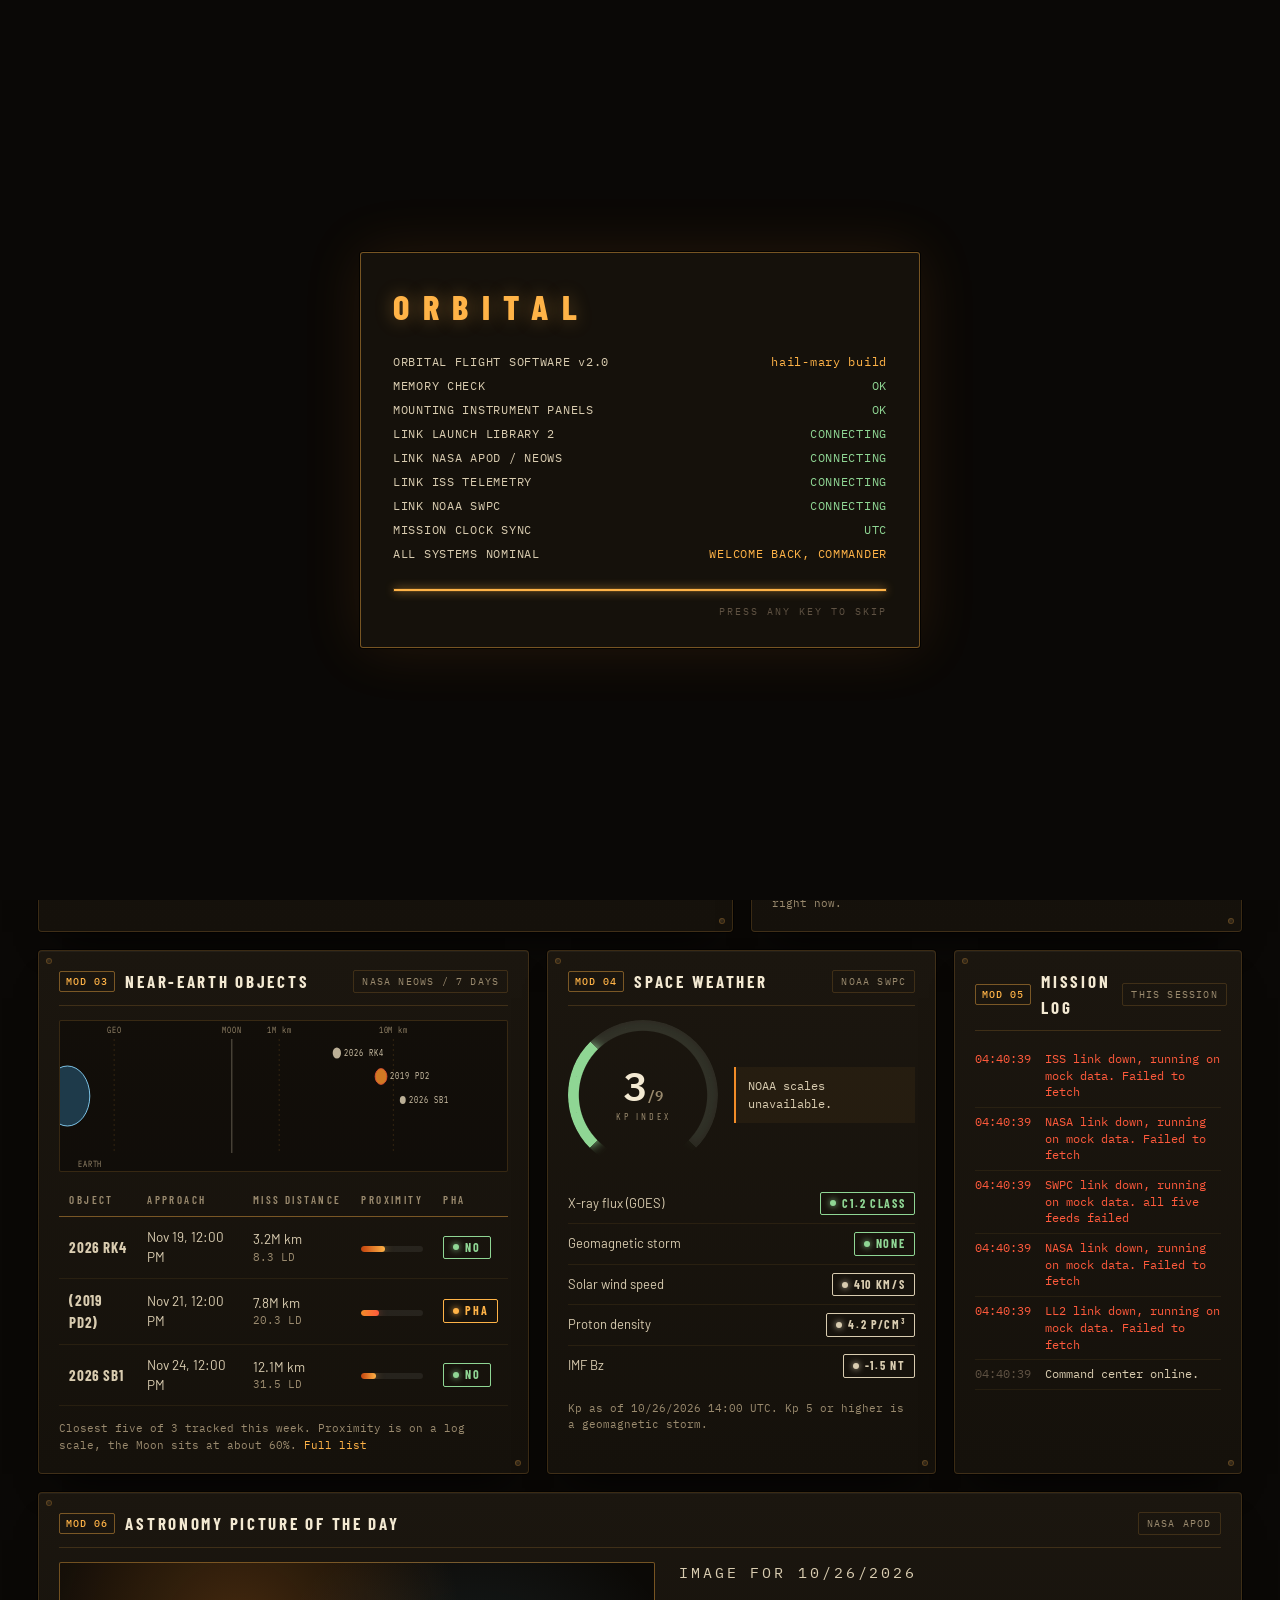
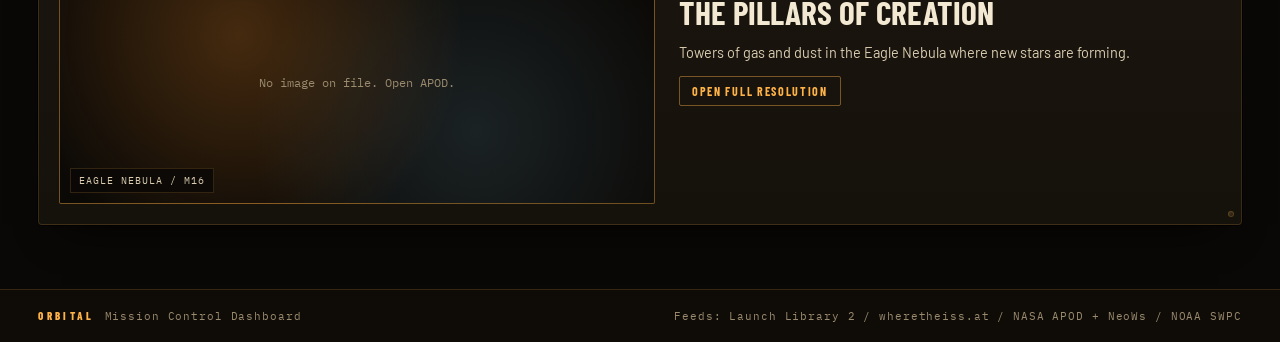
<file: index.html>
<!DOCTYPE html>
<html lang="en">
<head>
  <meta charset="UTF-8">
  <meta name="viewport" content="width=device-width, initial-scale=1">
  <title>ORBITAL | Command Center</title>
  <link rel="preconnect" href="https://fonts.googleapis.com">
  <link rel="preconnect" href="https://fonts.gstatic.com" crossorigin>
  <link href="https://fonts.googleapis.com/css2?family=Barlow+Condensed:wght@500;600;700;800&family=Barlow:wght@400;500&family=IBM+Plex+Mono:wght@400;500;600&display=swap" rel="stylesheet">
  <link rel="stylesheet" href="css/styles.css">
</head>
<body>

<header class="site-header">
  <a class="brand" href="index.html">
    <span class="brand-mark" aria-hidden="true"><span class="brand-orbit"></span></span>
    <div class="brand-text">
      <h1 class="brand-name">ORBITAL</h1>
      <p class="brand-sub">Flight software v2.0</p>
    </div>
  </a>

  <nav class="main-nav" aria-label="Main">
    <a href="index.html" class="active" aria-current="page"><span class="nav-code">01</span> Dashboard</a>
    <a href="launches.html"><span class="nav-code">02</span> Launches</a>
    <a href="asteroids.html"><span class="nav-code">03</span> Asteroids</a>
    <a href="watchlist.html"><span class="nav-code">04</span> Watchlist</a>
  </nav>

  <div class="header-status">
    <div class="feed-leds" aria-label="Data feed status">
      <span class="feed"><i class="led" data-feed="launches"></i>LL2</span>
      <span class="feed"><i class="led" data-feed="nasa"></i>NASA</span>
      <span class="feed"><i class="led" data-feed="iss"></i>ISS</span>
      <span class="feed"><i class="led" data-feed="swpc"></i>SWPC</span>
    </div>
    <span class="status-pill" id="systems-pill"><span class="live-dot"></span><span>Systems nominal</span></span>
    <button type="button" class="sound-toggle" id="sound-toggle" aria-pressed="false" title="UI sounds"><span>SND OFF</span></button>
  </div>
</header>

<div class="clock-bar">
  <div class="clock">
    <span class="clock-label">UTC</span>
    <span class="clock-val" id="clock-utc">00:00:00</span>
    <span class="clock-sub" id="clock-date">0000.00.00</span>
  </div>
  <div class="clock">
    <span class="clock-label">MET</span>
    <span class="clock-val" id="clock-met">+00:00:00:00</span>
    <span class="clock-sub">mission elapsed</span>
  </div>
  <div class="clock">
    <span class="clock-label">SOL</span>
    <span class="clock-val" id="clock-sol">0</span>
    <span class="clock-sub">Perseverance / Jezero</span>
  </div>
  <div class="ticker" aria-hidden="true">
    <div class="ticker-track"></div>
  </div>
</div>

<main>
  <section class="page-intro">
    <div>
      <p class="eyebrow">// Sector 01 / Command</p>
      <h2 class="page-title">Command <span>Center</span></h2>
    </div>
    <p class="page-lede">Everything happening above us in one view: the next launch, where the ISS is this second, what is flying past Earth this week, and how the Sun is behaving.</p>
  </section>

  <div class="dashboard-grid">

    <!-- next launch -->
    <section class="panel panel-launch" id="panel-launch">
      <div class="panel-head">
        <h3><span class="mod-code">MOD 01</span>Next Launch</h3>
        <span class="panel-tag">Launch Library 2</span>
      </div>
      <div class="launch-body">
        <div class="launch-main">
          <p class="mission-name" id="launch-name">Acquiring manifest...</p>
          <p class="mission-meta" id="launch-meta"></p>

          <div class="countdown" id="countdown">
            <span class="cd-prefix" id="cd-prefix">T-</span>
            <div class="cd-unit"><span class="cd-num" id="cd-days">00</span><span class="cd-label">Days</span></div>
            <span class="cd-sep">:</span>
            <div class="cd-unit"><span class="cd-num" id="cd-hours">00</span><span class="cd-label">Hrs</span></div>
            <span class="cd-sep">:</span>
            <div class="cd-unit"><span class="cd-num" id="cd-mins">00</span><span class="cd-label">Min</span></div>
            <span class="cd-sep">:</span>
            <div class="cd-unit"><span class="cd-num" id="cd-secs">00</span><span class="cd-label">Sec</span></div>
          </div>

          <ol class="stage-track" id="stage-track"></ol>

          <dl class="readout readout-row" id="launch-readout"></dl>
        </div>
        <figure class="launch-art" id="launch-art" aria-hidden="true"></figure>
      </div>

      <div class="up-next">
        <p class="sub-head">Also on the board</p>
        <ol id="up-next-list"></ol>
      </div>
    </section>

    <!-- ISS tracker -->
    <section class="panel panel-iss">
      <div class="panel-head">
        <h3><span class="mod-code">MOD 02</span>ISS Tracker</h3>
        <span class="panel-tag"><span class="live-dot"></span> Live</span>
      </div>
      <div class="map-frame">
        <canvas class="world-map" id="iss-map"></canvas>
        <div class="map-legend">
          <span><i class="lg-trail"></i>Past 45 min</span>
          <span><i class="lg-future"></i>Next 50 min</span>
          <span><i class="lg-night"></i>Night</span>
        </div>
      </div>
      <dl class="readout readout-grid" id="iss-readout"></dl>
      <p class="panel-foot" id="iss-foot">Position updates every 5 seconds from wheretheiss.at.</p>
    </section>

    <!-- near-earth asteroids -->
    <section class="panel panel-neo">
      <div class="panel-head">
        <h3><span class="mod-code">MOD 03</span>Near-Earth Objects</h3>
        <span class="panel-tag">NASA NeoWs / 7 days</span>
      </div>
      <div class="range-plot" id="neo-range"></div>
      <div class="table-wrap">
        <table class="data-table table-cards">
          <thead>
            <tr>
              <th>Object</th>
              <th>Approach</th>
              <th>Miss distance</th>
              <th>Proximity</th>
              <th>PHA</th>
            </tr>
          </thead>
          <tbody id="neo-table-body"></tbody>
        </table>
      </div>
      <p class="panel-foot">Closest five of <span id="neo-count">0</span> tracked this week. Proximity is on a log scale, the Moon sits at about 60%. <a href="asteroids.html">Full list</a></p>
    </section>

    <!-- space weather -->
    <section class="panel panel-weather">
      <div class="panel-head">
        <h3><span class="mod-code">MOD 04</span>Space Weather</h3>
        <span class="panel-tag">NOAA SWPC</span>
      </div>
      <div class="weather-top">
        <div class="gauge" id="kp-gauge" style="--value: 0">
          <div class="gauge-readout">
            <span class="gauge-num" id="kp-num">-</span>
            <span class="gauge-label">Kp index</span>
          </div>
        </div>
        <div class="scales" id="noaa-scales"></div>
      </div>
      <div class="sparkline-wrap">
        <p class="sub-head">Kp, last 72 hours</p>
        <svg class="sparkline" id="kp-spark" viewBox="0 0 240 48" preserveAspectRatio="none" aria-hidden="true"></svg>
      </div>
      <ul class="stat-list" id="weather-list"></ul>
      <p class="panel-foot" id="weather-updated"></p>
    </section>

    <!-- mission log -->
    <section class="panel panel-log">
      <div class="panel-head">
        <h3><span class="mod-code">MOD 05</span>Mission Log</h3>
        <span class="panel-tag">This session</span>
      </div>
      <ol class="mission-log" id="mission-log"></ol>
    </section>

    <!-- astronomy picture of the day -->
    <section class="panel panel-apod">
      <div class="panel-head">
        <h3><span class="mod-code">MOD 06</span>Astronomy Picture of the Day</h3>
        <span class="panel-tag">NASA APOD</span>
      </div>
      <div class="apod-layout">
        <figure class="apod-frame">
          <a id="apod-link" href="#" target="_blank" rel="noopener"><img class="apod-image" id="apod-image" src="" alt=""></a>
          <figcaption id="apod-caption"></figcaption>
        </figure>
        <div class="apod-copy">
          <p class="apod-date" id="apod-date"></p>
          <h4 class="apod-title" id="apod-title">Loading...</h4>
          <p id="apod-text"></p>
          <p class="apod-actions"><a class="btn-ghost" id="apod-hd" href="#" target="_blank" rel="noopener">Open full resolution</a></p>
        </div>
      </div>
    </section>

  </div>
</main>

<footer class="site-footer">
  <p><span class="footer-brand">ORBITAL</span>Mission Control Dashboard</p>
  <p>Feeds: Launch Library 2 / wheretheiss.at / NASA APOD + NeoWs / NOAA SWPC</p>
</footer>

<script src="js/mock-data.js"></script>
<script src="js/common.js"></script>
<script src="js/api.js"></script>
<script src="js/world-dots.js"></script>
<script src="js/worldmap.js"></script>
<script src="js/dashboard.js"></script>

</body>
</html>
</file>
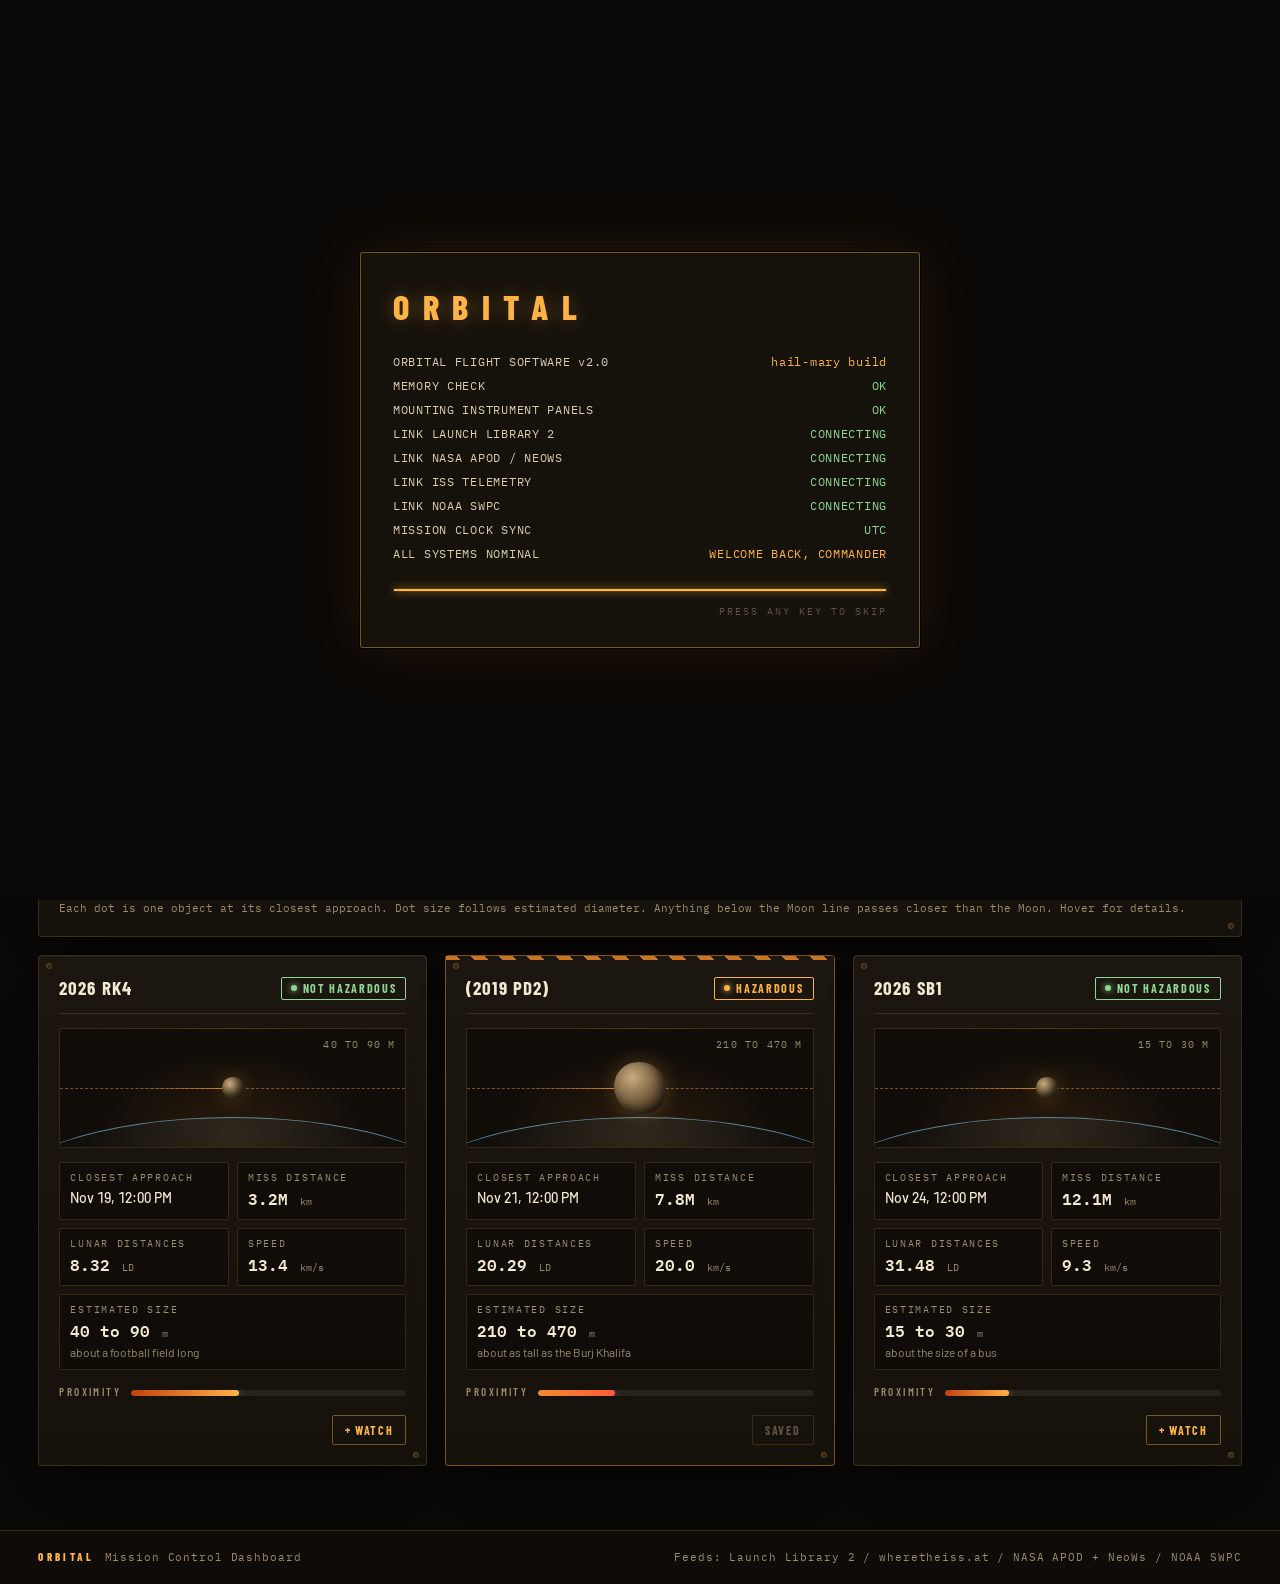
<file: asteroids.html>
<!DOCTYPE html>
<html lang="en">
<head>
  <meta charset="UTF-8">
  <meta name="viewport" content="width=device-width, initial-scale=1">
  <title>ORBITAL | Asteroids</title>
  <link rel="preconnect" href="https://fonts.googleapis.com">
  <link rel="preconnect" href="https://fonts.gstatic.com" crossorigin>
  <link href="https://fonts.googleapis.com/css2?family=Barlow+Condensed:wght@500;600;700;800&family=Barlow:wght@400;500&family=IBM+Plex+Mono:wght@400;500;600&display=swap" rel="stylesheet">
  <link rel="stylesheet" href="css/styles.css">
</head>
<body>

<header class="site-header">
  <a class="brand" href="index.html">
    <span class="brand-mark" aria-hidden="true"><span class="brand-orbit"></span></span>
    <div class="brand-text">
      <h1 class="brand-name">ORBITAL</h1>
      <p class="brand-sub">Flight software v2.0</p>
    </div>
  </a>

  <nav class="main-nav" aria-label="Main">
    <a href="index.html"><span class="nav-code">01</span> Dashboard</a>
    <a href="launches.html"><span class="nav-code">02</span> Launches</a>
    <a href="asteroids.html" class="active" aria-current="page"><span class="nav-code">03</span> Asteroids</a>
    <a href="watchlist.html"><span class="nav-code">04</span> Watchlist</a>
  </nav>

  <div class="header-status">
    <div class="feed-leds" aria-label="Data feed status">
      <span class="feed"><i class="led" data-feed="launches"></i>LL2</span>
      <span class="feed"><i class="led" data-feed="nasa"></i>NASA</span>
      <span class="feed"><i class="led" data-feed="iss"></i>ISS</span>
      <span class="feed"><i class="led" data-feed="swpc"></i>SWPC</span>
    </div>
    <span class="status-pill" id="systems-pill"><span class="live-dot"></span><span>Systems nominal</span></span>
    <button type="button" class="sound-toggle" id="sound-toggle" aria-pressed="false" title="UI sounds"><span>SND OFF</span></button>
  </div>
</header>

<div class="clock-bar">
  <div class="clock">
    <span class="clock-label">UTC</span>
    <span class="clock-val" id="clock-utc">00:00:00</span>
    <span class="clock-sub" id="clock-date">0000.00.00</span>
  </div>
  <div class="clock">
    <span class="clock-label">MET</span>
    <span class="clock-val" id="clock-met">+00:00:00:00</span>
    <span class="clock-sub">mission elapsed</span>
  </div>
  <div class="clock">
    <span class="clock-label">SOL</span>
    <span class="clock-val" id="clock-sol">0</span>
    <span class="clock-sub">Perseverance / Jezero</span>
  </div>
  <div class="ticker" aria-hidden="true">
    <div class="ticker-track"></div>
  </div>
</div>

<main>
  <section class="page-intro">
    <div>
      <p class="eyebrow">// Sector 03 / Planetary defense</p>
      <h2 class="page-title">Near-Earth <span>Objects</span></h2>
    </div>
    <p class="page-lede">Every rock NASA has on the books passing Earth in the next seven days: how close, how big, how fast, and whether it is flagged as potentially hazardous.</p>
  </section>

  <div class="toolbar">
    <div class="search-bar">
      <input type="text" id="neo-search" placeholder="Search asteroid name..." aria-label="Search asteroids">
      <button type="button" id="neo-search-btn">Search</button>
    </div>
    <div class="chip-row" id="neo-chips">
      <button type="button" class="chip chip-active" data-filter="all">All</button>
      <button type="button" class="chip" data-filter="hazard">Hazardous only</button>
      <button type="button" class="chip" data-filter="moon">Inside the Moon's orbit</button>
      <span class="chip-gap"></span>
      <button type="button" class="chip chip-active" data-sort="date">Sort: date</button>
      <button type="button" class="chip" data-sort="distance">Sort: distance</button>
      <button type="button" class="chip" data-sort="size">Sort: size</button>
    </div>
  </div>

  <div class="stat-strip">
    <div class="stat"><span class="stat-num" id="stat-tracked">0</span><span class="stat-label">Objects tracked</span></div>
    <div class="stat stat-warn"><span class="stat-num" id="stat-hazard">0</span><span class="stat-label">Potentially hazardous</span></div>
    <div class="stat stat-good"><span class="stat-num" id="stat-closest">0</span><span class="stat-label">Closest pass (LD)</span></div>
    <div class="stat"><span class="stat-num" id="stat-biggest">0</span><span class="stat-label">Largest (m)</span></div>
    <div class="stat"><span class="stat-num" id="stat-fastest">0</span><span class="stat-label">Fastest (km/s)</span></div>
  </div>

  <section class="panel panel-chart">
    <div class="panel-head">
      <h3><span class="mod-code">MOD 03</span>Approach Chart</h3>
      <span class="panel-tag">Miss distance vs time</span>
    </div>
    <div class="chart-wrap" id="neo-chart"></div>
    <p class="panel-foot">Each dot is one object at its closest approach. Dot size follows estimated diameter. Anything below the Moon line passes closer than the Moon. Hover for details.</p>
  </section>

  <div class="card-grid" id="neo-grid"></div>
</main>

<footer class="site-footer">
  <p><span class="footer-brand">ORBITAL</span>Mission Control Dashboard</p>
  <p>Feeds: Launch Library 2 / wheretheiss.at / NASA APOD + NeoWs / NOAA SWPC</p>
</footer>

<script src="js/mock-data.js"></script>
<script src="js/common.js"></script>
<script src="js/api.js"></script>
<script src="js/asteroids.js"></script>

</body>
</html>
</file>
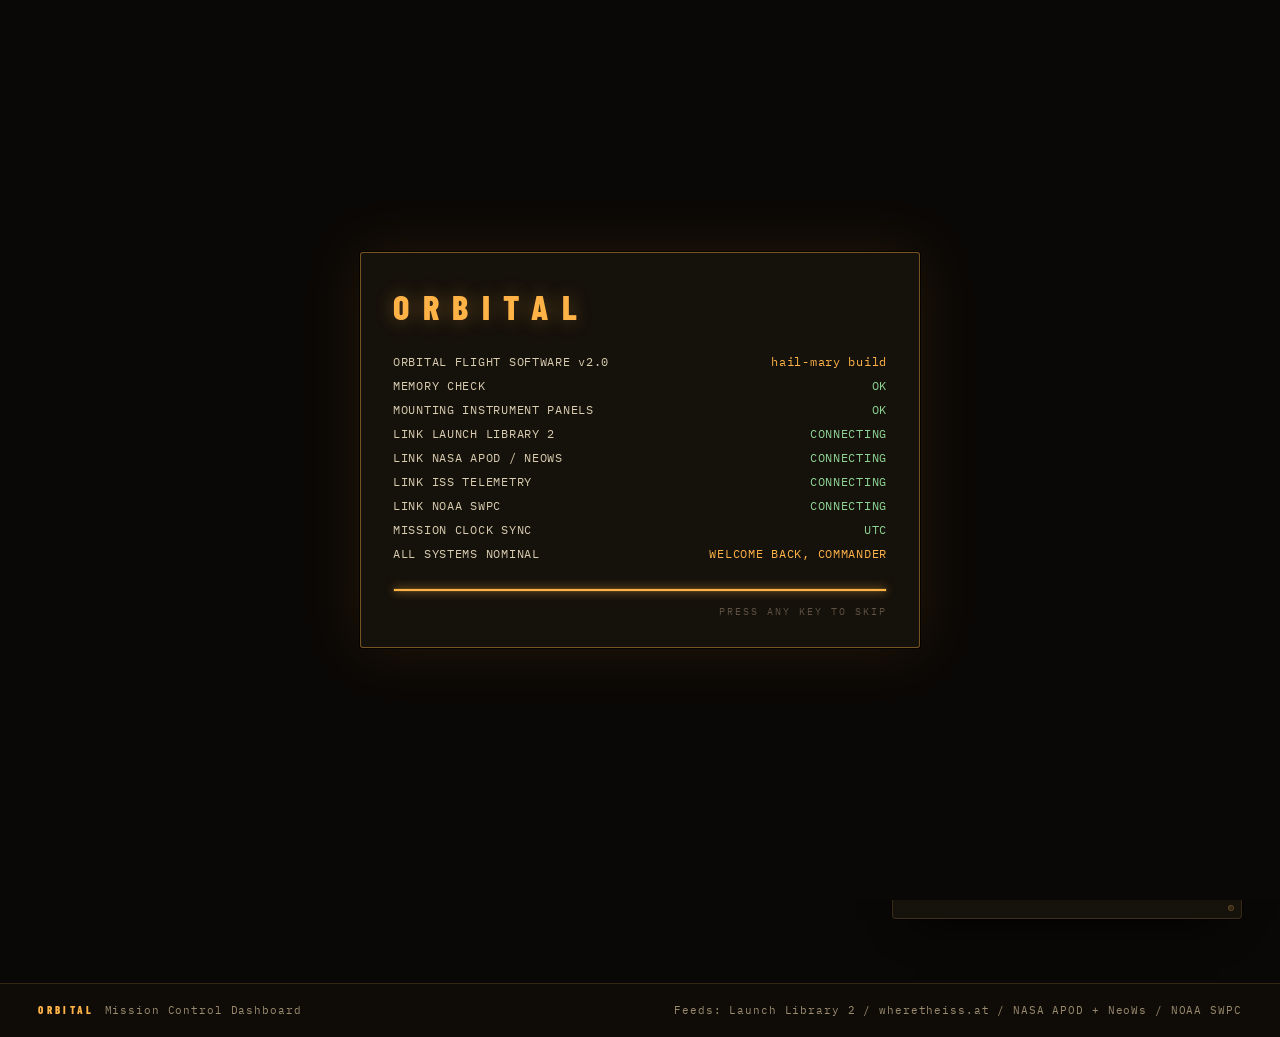
<file: launches.html>
<!DOCTYPE html>
<html lang="en">
<head>
  <meta charset="UTF-8">
  <meta name="viewport" content="width=device-width, initial-scale=1">
  <title>ORBITAL | Launches</title>
  <link rel="preconnect" href="https://fonts.googleapis.com">
  <link rel="preconnect" href="https://fonts.gstatic.com" crossorigin>
  <link href="https://fonts.googleapis.com/css2?family=Barlow+Condensed:wght@500;600;700;800&family=Barlow:wght@400;500&family=IBM+Plex+Mono:wght@400;500;600&display=swap" rel="stylesheet">
  <link rel="stylesheet" href="css/styles.css">
</head>
<body>

<header class="site-header">
  <a class="brand" href="index.html">
    <span class="brand-mark" aria-hidden="true"><span class="brand-orbit"></span></span>
    <div class="brand-text">
      <h1 class="brand-name">ORBITAL</h1>
      <p class="brand-sub">Flight software v2.0</p>
    </div>
  </a>

  <nav class="main-nav" aria-label="Main">
    <a href="index.html"><span class="nav-code">01</span> Dashboard</a>
    <a href="launches.html" class="active" aria-current="page"><span class="nav-code">02</span> Launches</a>
    <a href="asteroids.html"><span class="nav-code">03</span> Asteroids</a>
    <a href="watchlist.html"><span class="nav-code">04</span> Watchlist</a>
  </nav>

  <div class="header-status">
    <div class="feed-leds" aria-label="Data feed status">
      <span class="feed"><i class="led" data-feed="launches"></i>LL2</span>
      <span class="feed"><i class="led" data-feed="nasa"></i>NASA</span>
      <span class="feed"><i class="led" data-feed="iss"></i>ISS</span>
      <span class="feed"><i class="led" data-feed="swpc"></i>SWPC</span>
    </div>
    <span class="status-pill" id="systems-pill"><span class="live-dot"></span><span>Systems nominal</span></span>
    <button type="button" class="sound-toggle" id="sound-toggle" aria-pressed="false" title="UI sounds"><span>SND OFF</span></button>
  </div>
</header>

<div class="clock-bar">
  <div class="clock">
    <span class="clock-label">UTC</span>
    <span class="clock-val" id="clock-utc">00:00:00</span>
    <span class="clock-sub" id="clock-date">0000.00.00</span>
  </div>
  <div class="clock">
    <span class="clock-label">MET</span>
    <span class="clock-val" id="clock-met">+00:00:00:00</span>
    <span class="clock-sub">mission elapsed</span>
  </div>
  <div class="clock">
    <span class="clock-label">SOL</span>
    <span class="clock-val" id="clock-sol">0</span>
    <span class="clock-sub">Perseverance / Jezero</span>
  </div>
  <div class="ticker" aria-hidden="true">
    <div class="ticker-track"></div>
  </div>
</div>

<main>
  <section class="page-intro">
    <div>
      <p class="eyebrow">// Sector 02 / Launch manifest</p>
      <h2 class="page-title">Upcoming <span>Launches</span></h2>
    </div>
    <p class="page-lede">Every scheduled liftoff on the board worldwide, who is flying it, where from, and whether it is cleared to go. Click a row for the mission brief.</p>
  </section>

  <div class="toolbar">
    <div class="search-bar">
      <input type="text" id="launch-search" placeholder="Search rocket, mission, provider, pad..." aria-label="Search launches">
      <button type="button" id="search-btn">Search</button>
    </div>
    <div class="chip-row" id="provider-chips"></div>
  </div>

  <div class="stat-strip">
    <div class="stat"><span class="stat-num" id="stat-total">0</span><span class="stat-label">Scheduled</span></div>
    <div class="stat stat-good"><span class="stat-num" id="stat-go">0</span><span class="stat-label">Go</span></div>
    <div class="stat stat-warn"><span class="stat-num" id="stat-tbd">0</span><span class="stat-label">TBD / TBC</span></div>
    <div class="stat stat-bad"><span class="stat-num" id="stat-delayed">0</span><span class="stat-label">Hold</span></div>
    <div class="stat"><span class="stat-num" id="stat-week">0</span><span class="stat-label">Next 7 days</span></div>
  </div>

  <div class="launch-layout">
    <div class="launch-left">
      <section class="panel">
        <div class="panel-head">
          <h3><span class="mod-code">MOD 02</span>Launch Manifest</h3>
          <span class="panel-tag" id="manifest-tag">Loading</span>
        </div>
        <div class="table-wrap">
          <table class="data-table table-cards table-click">
            <thead>
              <tr>
                <th>NET</th>
                <th>T-</th>
                <th>Rocket</th>
                <th>Mission</th>
                <th>Provider</th>
                <th>Site</th>
                <th>Status</th>
                <th></th>
              </tr>
            </thead>
            <tbody id="launch-table-body"></tbody>
          </table>
        </div>
      </section>
    </div>

    <aside class="launch-right">
      <section class="panel panel-sites">
        <div class="panel-head">
          <h3><span class="mod-code">MOD 07</span>Launch Sites</h3>
          <span class="panel-tag">Pads in use</span>
        </div>
        <div class="map-frame map-small">
          <canvas class="world-map" id="pad-map"></canvas>
        </div>
        <p class="panel-foot" id="pad-foot"></p>
      </section>

      <section class="panel panel-detail" id="launch-detail">
        <div class="panel-head">
          <h3><span class="mod-code">MOD 08</span>Mission Brief</h3>
          <span class="panel-tag">Select a launch</span>
        </div>
        <div class="detail-body" id="detail-body">
          <p class="note">Click any launch in the manifest to read its brief, see the pad, and open the webcast.</p>
        </div>
      </section>
    </aside>
  </div>
</main>

<footer class="site-footer">
  <p><span class="footer-brand">ORBITAL</span>Mission Control Dashboard</p>
  <p>Feeds: Launch Library 2 / wheretheiss.at / NASA APOD + NeoWs / NOAA SWPC</p>
</footer>

<script src="js/mock-data.js"></script>
<script src="js/common.js"></script>
<script src="js/api.js"></script>
<script src="js/world-dots.js"></script>
<script src="js/worldmap.js"></script>
<script src="js/launches.js"></script>

</body>
</html>
</file>
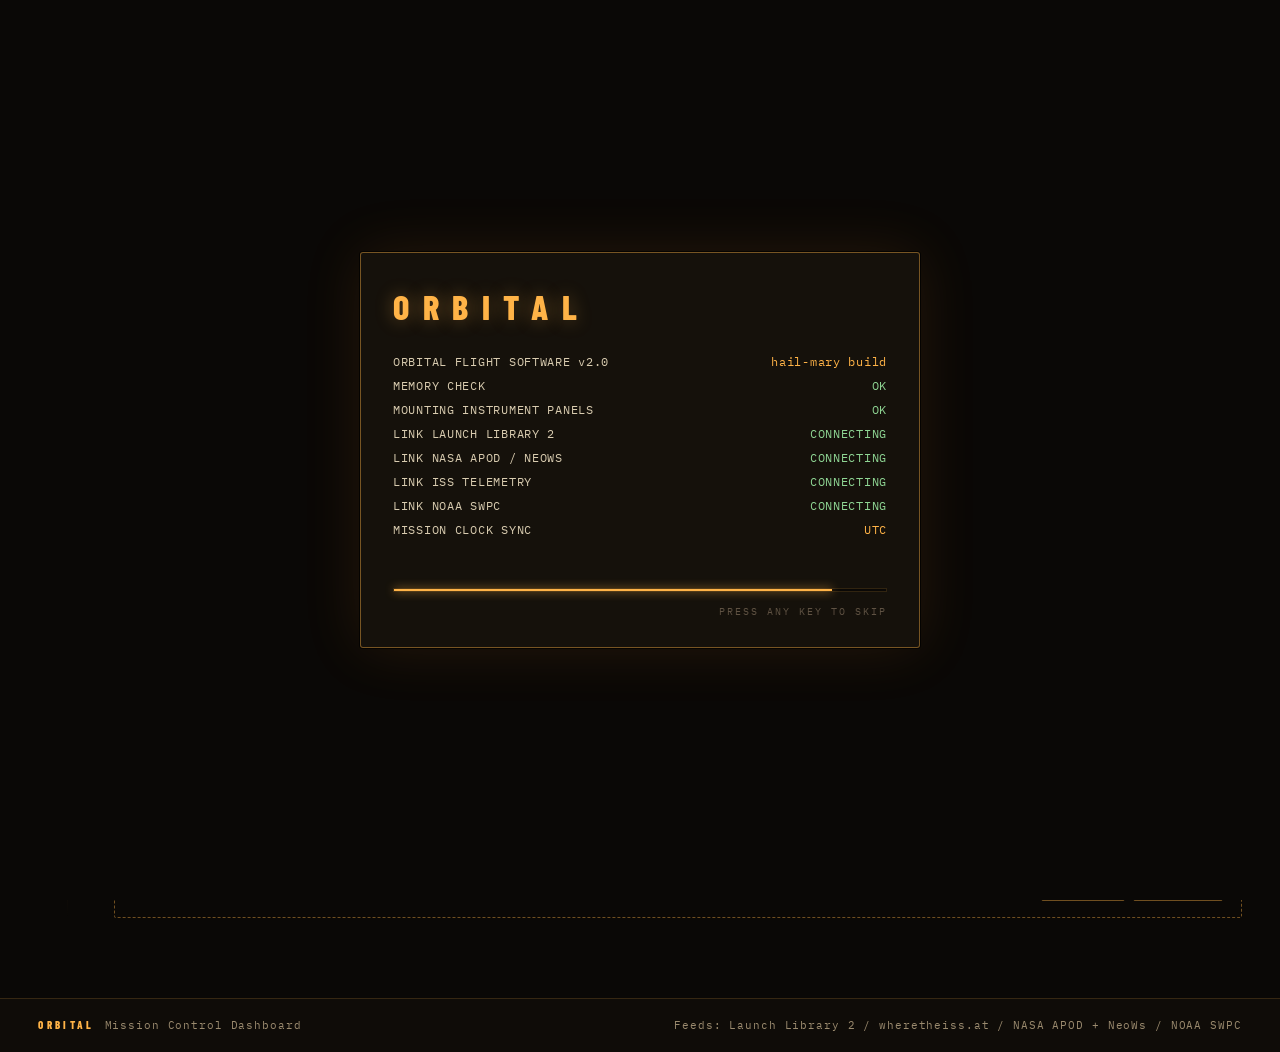
<file: watchlist.html>
<!DOCTYPE html>
<html lang="en">
<head>
  <meta charset="UTF-8">
  <meta name="viewport" content="width=device-width, initial-scale=1">
  <title>ORBITAL | Watchlist</title>
  <link rel="preconnect" href="https://fonts.googleapis.com">
  <link rel="preconnect" href="https://fonts.gstatic.com" crossorigin>
  <link href="https://fonts.googleapis.com/css2?family=Barlow+Condensed:wght@500;600;700;800&family=Barlow:wght@400;500&family=IBM+Plex+Mono:wght@400;500;600&display=swap" rel="stylesheet">
  <link rel="stylesheet" href="css/styles.css">
</head>
<body>

<header class="site-header">
  <a class="brand" href="index.html">
    <span class="brand-mark" aria-hidden="true"><span class="brand-orbit"></span></span>
    <div class="brand-text">
      <h1 class="brand-name">ORBITAL</h1>
      <p class="brand-sub">Flight software v2.0</p>
    </div>
  </a>

  <nav class="main-nav" aria-label="Main">
    <a href="index.html"><span class="nav-code">01</span> Dashboard</a>
    <a href="launches.html"><span class="nav-code">02</span> Launches</a>
    <a href="asteroids.html"><span class="nav-code">03</span> Asteroids</a>
    <a href="watchlist.html" class="active" aria-current="page"><span class="nav-code">04</span> Watchlist</a>
  </nav>

  <div class="header-status">
    <div class="feed-leds" aria-label="Data feed status">
      <span class="feed"><i class="led" data-feed="launches"></i>LL2</span>
      <span class="feed"><i class="led" data-feed="nasa"></i>NASA</span>
      <span class="feed"><i class="led" data-feed="iss"></i>ISS</span>
      <span class="feed"><i class="led" data-feed="swpc"></i>SWPC</span>
    </div>
    <span class="status-pill" id="systems-pill"><span class="live-dot"></span><span>Systems nominal</span></span>
    <button type="button" class="sound-toggle" id="sound-toggle" aria-pressed="false" title="UI sounds"><span>SND OFF</span></button>
  </div>
</header>

<div class="clock-bar">
  <div class="clock">
    <span class="clock-label">UTC</span>
    <span class="clock-val" id="clock-utc">00:00:00</span>
    <span class="clock-sub" id="clock-date">0000.00.00</span>
  </div>
  <div class="clock">
    <span class="clock-label">MET</span>
    <span class="clock-val" id="clock-met">+00:00:00:00</span>
    <span class="clock-sub">mission elapsed</span>
  </div>
  <div class="clock">
    <span class="clock-label">SOL</span>
    <span class="clock-val" id="clock-sol">0</span>
    <span class="clock-sub">Perseverance / Jezero</span>
  </div>
  <div class="ticker" aria-hidden="true">
    <div class="ticker-track"></div>
  </div>
</div>

<main>
  <section class="page-intro">
    <div>
      <p class="eyebrow">// Sector 04 / Personal log</p>
      <h2 class="page-title">My <span>Watchlist</span></h2>
    </div>
    <p class="page-lede">Launches and flybys you have flagged, soonest first. Add a note, or drop anything you no longer care about. This is the one part of ORBITAL you own, so it gets the full create / read / update / delete set.</p>
  </section>

  <div class="toolbar">
    <div class="chip-row" id="watch-chips">
      <button type="button" class="chip chip-active" data-type="all">All</button>
      <button type="button" class="chip" data-type="launch">Launches</button>
      <button type="button" class="chip" data-type="asteroid">Asteroids</button>
      <button type="button" class="chip" data-type="iss">ISS</button>
    </div>
  </div>

  <div class="stat-strip">
    <div class="stat"><span class="stat-num" id="stat-saved">0</span><span class="stat-label">Saved events</span></div>
    <div class="stat stat-good"><span class="stat-num" id="stat-upcoming">0</span><span class="stat-label">Still ahead</span></div>
    <div class="stat stat-warn"><span class="stat-num" id="stat-next">-</span><span class="stat-label">Next event in</span></div>
    <div class="stat"><span class="stat-num" id="stat-notes">0</span><span class="stat-label">With notes</span></div>
  </div>

  <ol class="timeline" id="watchlist">

    <li class="watch-item" id="watch-add">
      <div class="watch-add">
        <p>Want to track more? Flag events from the launch manifest or the asteroid list and they show up here.</p>
        <div class="watch-links">
          <a class="btn-ghost" href="launches.html">Launches</a>
          <a class="btn-ghost" href="asteroids.html">Asteroids</a>
        </div>
      </div>
    </li>

  </ol>
</main>

<footer class="site-footer">
  <p><span class="footer-brand">ORBITAL</span>Mission Control Dashboard</p>
  <p>Feeds: Launch Library 2 / wheretheiss.at / NASA APOD + NeoWs / NOAA SWPC</p>
</footer>

<script src="js/mock-data.js"></script>
<script src="js/common.js"></script>
<script src="js/api.js"></script>
<script src="js/watchlist.js"></script>

</body>
</html>
</file>
<file: css/styles.css>
/* =====================================================================
   ORBITAL  /  flight software v2.0  ("hail-mary" build)
   ---------------------------------------------------------------------
   Warm instrument-panel look: amber and orange readouts on a near-black
   bezel, cream text, mono numerals. Think the inside of a real ship,
   not a sci-fi hologram.

   Sections
     1. tokens          2. base + screen effects   3. header
     4. clock bar       5. page intro              6. panels
     7. badges/readouts 8. dashboard               9. tables
    10. toolbar/stats  11. launches page          12. asteroids page
    13. watchlist      14. boot screen            15. responsive
   ===================================================================== */


/* ---------- 1. design tokens ---------- */
:root {
    --bg: #0a0806;
    --bg-2: #0f0c08;
    --panel: #15110b;
    --panel-2: #1b160f;
    --panel-3: #221b12;
    --line: rgba(255, 179, 71, 0.16);
    --line-strong: rgba(255, 179, 71, 0.42);

    --amber: #ffb347;
    --amber-2: #f28c28;
    --rust: #c2410c;
    --cream: #f3e9d2;
    --cream-2: #d9ccb0;
    --muted: #9a8a6e;
    --dim: #5f5243;

    --green: #8fd694;
    --red: #ff5a3c;
    --ice: #8ad8ff;
    --yellow: #ffd166;

    --map-dot: rgba(255, 179, 71, 0.42);
    --map-grid: rgba(255, 179, 71, 0.07);
    --map-night: rgba(4, 2, 0, 0.55);

    --font-display: "Barlow Condensed", "Arial Narrow", sans-serif;
    --font-body: "Barlow", "Helvetica Neue", Arial, sans-serif;
    --font-mono: "IBM Plex Mono", "SF Mono", Menlo, monospace;

    --radius: 4px;
    --gutter: clamp(16px, 3vw, 40px);
    --glow-amber: 0 0 18px rgba(255, 179, 71, 0.35);
}


/* ---------- 2. base + screen effects ---------- */
*,
*::before,
*::after {
    box-sizing: border-box;
}

html {
    scroll-behavior: smooth;
}

body {
    margin: 0;
    min-height: 100vh;
    background: var(--bg);
    color: var(--cream);
    font-family: var(--font-body);
    font-size: 15px;
    line-height: 1.5;
    -webkit-font-smoothing: antialiased;
    overflow-x: hidden;
    position: relative;
}

/* faint engineering grid behind everything */
body::before {
    content: "";
    position: fixed;
    inset: 0;
    z-index: -1;
    background:
        radial-gradient(ellipse at 20% 0%, rgba(242, 140, 40, 0.10), transparent 55%),
        radial-gradient(ellipse at 90% 100%, rgba(255, 179, 71, 0.06), transparent 50%),
        linear-gradient(rgba(255, 179, 71, 0.035) 1px, transparent 1px),
        linear-gradient(90deg, rgba(255, 179, 71, 0.035) 1px, transparent 1px),
        var(--bg);
    background-size: auto, auto, 48px 48px, 48px 48px, auto;
}

/* scanlines + vignette on top of everything, like looking at a crt */
body::after {
    content: "";
    position: fixed;
    inset: 0;
    z-index: 999;
    pointer-events: none;
    background:
        repeating-linear-gradient(0deg, rgba(0, 0, 0, 0.14) 0, rgba(0, 0, 0, 0.14) 1px, transparent 1px, transparent 3px),
        radial-gradient(ellipse at center, transparent 55%, rgba(0, 0, 0, 0.55) 100%);
    mix-blend-mode: multiply;
}

a {
    color: var(--amber);
    text-decoration: none;
}

a:hover {
    text-decoration: underline;
    text-underline-offset: 3px;
}

button {
    font-family: inherit;
    cursor: pointer;
}

::selection {
    background: var(--amber);
    color: var(--bg);
}

/* panels slide in when the page loads */
@keyframes rise {
    from { opacity: 0; transform: translateY(14px); }
    to   { opacity: 1; transform: translateY(0); }
}

@keyframes blink {
    0%, 100% { opacity: 1; }
    50%      { opacity: 0.25; }
}

@keyframes sweep {
    to { transform: translateX(-50%); }
}

@keyframes spin {
    to { transform: rotate(360deg); }
}

@keyframes flash {
    0%   { box-shadow: 0 0 0 0 rgba(255, 179, 71, 0.6); }
    100% { box-shadow: 0 0 0 18px rgba(255, 179, 71, 0); }
}

@media (prefers-reduced-motion: reduce) {
    *,
    *::before,
    *::after {
        animation-duration: 0.01ms !important;
        animation-iteration-count: 1 !important;
        transition-duration: 0.01ms !important;
    }
}


/* ---------- 3. header ---------- */
.site-header {
    display: grid;
    grid-template-columns: auto minmax(0, 1fr) auto;
    align-items: center;
    gap: 20px;
    padding: 14px var(--gutter);
    border-bottom: 1px solid var(--line);
    background: linear-gradient(180deg, rgba(27, 22, 15, 0.95), rgba(15, 12, 8, 0.95));
    position: relative;
    z-index: 5;
}

/* thin amber hazard stripe along the bottom */
.site-header::after {
    content: "";
    position: absolute;
    left: 0;
    right: 0;
    bottom: -1px;
    height: 2px;
    background: repeating-linear-gradient(90deg, var(--amber-2) 0 24px, transparent 24px 48px);
    opacity: 0.35;
}

.brand {
    display: flex;
    align-items: center;
    gap: 12px;
    color: inherit;
    text-decoration: none !important;
    flex-shrink: 0;
}

.brand-mark {
    width: 42px;
    height: 42px;
    border-radius: 50%;
    position: relative;
    background: radial-gradient(circle at 35% 35%, var(--amber), var(--rust) 60%, #3a1a05 100%);
    box-shadow: var(--glow-amber), inset -4px -4px 10px rgba(0, 0, 0, 0.6);
}

.brand-orbit {
    position: absolute;
    inset: -7px;
    border: 1px solid var(--line-strong);
    border-radius: 50%;
    transform: rotate(-25deg) scaleY(0.4);
    animation: spin 9s linear infinite;
}

.brand-orbit::after {
    content: "";
    position: absolute;
    top: -3px;
    left: 50%;
    width: 6px;
    height: 6px;
    border-radius: 50%;
    background: var(--cream);
    box-shadow: 0 0 8px var(--cream);
}

.brand-name {
    margin: 0;
    font-family: var(--font-display);
    font-weight: 800;
    font-size: 26px;
    letter-spacing: 0.32em;
    line-height: 1;
}

.brand-sub {
    margin: 3px 0 0;
    font-family: var(--font-mono);
    font-size: 10px;
    letter-spacing: 0.18em;
    text-transform: uppercase;
    color: var(--muted);
}

.main-nav {
    display: flex;
    gap: 4px;
    justify-self: center;
    max-width: 100%;
    padding: 4px;
    border: 1px solid var(--line);
    border-radius: var(--radius);
    background: var(--bg);
    overflow-x: auto;
    scrollbar-width: none;
}

.main-nav::-webkit-scrollbar {
    display: none;
}

.main-nav a {
    display: flex;
    align-items: center;
    gap: 8px;
    padding: 8px 13px;
    border-radius: 2px;
    font-family: var(--font-display);
    font-weight: 700;
    font-size: 14px;
    letter-spacing: 0.14em;
    text-transform: uppercase;
    color: var(--muted);
    white-space: nowrap;
    transition: color 0.15s, background 0.15s;
}

.main-nav a:hover {
    color: var(--cream);
    text-decoration: none;
}

.main-nav a.active {
    color: var(--bg);
    background: var(--amber);
    box-shadow: var(--glow-amber);
}

.nav-code {
    font-family: var(--font-mono);
    font-size: 10px;
    opacity: 0.7;
}

.header-status {
    display: flex;
    align-items: center;
    gap: 14px;
    flex-shrink: 0;
}

.feed-leds {
    display: flex;
    gap: 10px;
    padding: 6px 10px;
    border: 1px solid var(--line);
    border-radius: var(--radius);
    background: var(--bg);
}

.feed {
    display: flex;
    align-items: center;
    gap: 5px;
    font-family: var(--font-mono);
    font-size: 10px;
    letter-spacing: 0.1em;
    color: var(--muted);
}

.led {
    width: 7px;
    height: 7px;
    border-radius: 50%;
    background: var(--dim);
    box-shadow: inset 0 0 2px rgba(0, 0, 0, 0.8);
    animation: blink 1.2s ease-in-out infinite;
}

.led-live  { background: var(--green);  box-shadow: 0 0 6px var(--green); animation: none; }
.led-cache { background: var(--amber);  box-shadow: 0 0 6px var(--amber); animation: none; }
.led-stale { background: var(--amber-2); box-shadow: 0 0 6px var(--amber-2); animation: blink 2s infinite; }
.led-down  { background: var(--red);    box-shadow: 0 0 6px var(--red); animation: blink 0.8s infinite; }

.status-pill {
    display: inline-flex;
    align-items: center;
    gap: 8px;
    padding: 6px 12px;
    border: 1px solid rgba(143, 214, 148, 0.35);
    border-radius: 999px;
    font-family: var(--font-display);
    font-weight: 600;
    font-size: 13px;
    letter-spacing: 0.12em;
    text-transform: uppercase;
    color: var(--green);
    background: rgba(143, 214, 148, 0.06);
}

.status-pill.pill-warn {
    color: var(--amber);
    border-color: rgba(255, 179, 71, 0.4);
    background: rgba(255, 179, 71, 0.06);
}

.status-pill.pill-bad {
    color: var(--red);
    border-color: rgba(255, 90, 60, 0.45);
    background: rgba(255, 90, 60, 0.08);
}

.live-dot {
    width: 7px;
    height: 7px;
    border-radius: 50%;
    background: currentColor;
    box-shadow: 0 0 8px currentColor;
    animation: blink 1.6s ease-in-out infinite;
}

.sound-toggle {
    padding: 6px 10px;
    border: 1px solid var(--line);
    border-radius: var(--radius);
    background: var(--bg);
    color: var(--muted);
    font-family: var(--font-mono);
    font-size: 10px;
    letter-spacing: 0.12em;
}

.sound-toggle[aria-pressed="true"] {
    color: var(--amber);
    border-color: var(--line-strong);
}


/* ---------- 4. clock bar + ticker ---------- */
.clock-bar {
    display: flex;
    align-items: stretch;
    border-bottom: 1px solid var(--line);
    background: var(--bg-2);
    overflow: hidden;
}

.clock {
    display: flex;
    flex-direction: column;
    justify-content: center;
    padding: 8px 18px 8px var(--gutter);
    border-right: 1px solid var(--line);
    min-width: 150px;
    position: relative;
}

.clock + .clock {
    padding-left: 18px;
}

.clock-label {
    font-family: var(--font-display);
    font-weight: 700;
    font-size: 11px;
    letter-spacing: 0.3em;
    color: var(--muted);
}

.clock-val {
    font-family: var(--font-mono);
    font-weight: 600;
    font-size: 20px;
    letter-spacing: 0.05em;
    color: var(--amber);
    font-variant-numeric: tabular-nums;
    text-shadow: 0 0 12px rgba(255, 179, 71, 0.4);
    line-height: 1.1;
}

.clock-sub {
    font-family: var(--font-mono);
    font-size: 10px;
    letter-spacing: 0.08em;
    color: var(--dim);
}

.ticker {
    flex: 1;
    display: flex;
    align-items: center;
    overflow: hidden;
    position: relative;
    -webkit-mask-image: linear-gradient(90deg, transparent, #000 6%, #000 94%, transparent);
    mask-image: linear-gradient(90deg, transparent, #000 6%, #000 94%, transparent);
}

.ticker-track {
    display: flex;
    width: max-content;
    animation: sweep 60s linear infinite;
}

.ticker:hover .ticker-track {
    animation-play-state: paused;
}

.ticker-group {
    display: flex;
    gap: 48px;
    padding-right: 48px;
    font-family: var(--font-mono);
    font-size: 12px;
    letter-spacing: 0.08em;
    text-transform: uppercase;
    color: var(--muted);
    white-space: nowrap;
}

.ticker-group span::before {
    content: "// ";
    color: var(--amber-2);
    opacity: 0.6;
}

.ticker strong {
    font-weight: 600;
    color: var(--cream);
}


/* ---------- 5. page intro ---------- */
main {
    max-width: 1480px;
    margin: 0 auto;
    padding: 32px var(--gutter) 64px;
}

.page-intro {
    display: flex;
    align-items: flex-end;
    justify-content: space-between;
    gap: 32px;
    margin-bottom: 28px;
    animation: rise 0.6s ease both;
}

.eyebrow {
    margin: 0 0 4px;
    font-family: var(--font-mono);
    font-size: 11px;
    letter-spacing: 0.3em;
    text-transform: uppercase;
    color: var(--amber-2);
}

.page-title {
    margin: 0;
    font-family: var(--font-display);
    font-weight: 800;
    font-size: clamp(44px, 6vw, 72px);
    line-height: 0.95;
    letter-spacing: 0.02em;
    text-transform: uppercase;
}

.page-title span {
    color: var(--amber);
    text-shadow: var(--glow-amber);
}

.page-lede {
    margin: 0;
    max-width: 520px;
    font-size: 15px;
    color: var(--cream-2);
    border-left: 2px solid var(--amber-2);
    padding-left: 14px;
}


/* ---------- 6. panels ---------- */
.panel {
    position: relative;
    padding: 18px 20px 20px;
    border: 1px solid var(--line);
    border-radius: var(--radius);
    background: linear-gradient(180deg, var(--panel-2), var(--panel));
    box-shadow:
        inset 0 1px 0 rgba(255, 255, 255, 0.04),
        0 0 0 1px rgba(0, 0, 0, 0.6),
        0 24px 40px -24px rgba(0, 0, 0, 0.9);
    animation: rise 0.6s ease both;
}

/* corner screws */
.panel::before,
.panel::after {
    content: "";
    position: absolute;
    width: 6px;
    height: 6px;
    border-radius: 50%;
    background: radial-gradient(circle at 40% 40%, #3b2f1f, #120d07);
    box-shadow: inset 0 0 0 1px rgba(255, 179, 71, 0.25);
    pointer-events: none;
}

.panel::before { top: 7px; left: 7px; }
.panel::after  { bottom: 7px; right: 7px; }

.panel-head {
    display: flex;
    align-items: center;
    justify-content: space-between;
    gap: 12px;
    margin-bottom: 14px;
    padding-bottom: 10px;
    border-bottom: 1px solid var(--line);
}

.panel h3 {
    display: flex;
    align-items: center;
    gap: 10px;
    margin: 0;
    font-family: var(--font-display);
    font-weight: 700;
    font-size: 17px;
    letter-spacing: 0.16em;
    text-transform: uppercase;
    color: var(--cream);
}

.mod-code {
    padding: 2px 6px;
    white-space: nowrap;
    border: 1px solid var(--line-strong);
    border-radius: 2px;
    font-family: var(--font-mono);
    font-size: 10px;
    font-weight: 500;
    letter-spacing: 0.1em;
    color: var(--amber);
}

.panel-tag {
    display: inline-flex;
    align-items: center;
    gap: 6px;
    padding: 3px 8px;
    border: 1px solid var(--line);
    border-radius: 2px;
    font-family: var(--font-mono);
    font-size: 10px;
    letter-spacing: 0.12em;
    text-transform: uppercase;
    color: var(--muted);
    white-space: nowrap;
}

.panel-tag .live-dot {
    width: 6px;
    height: 6px;
    color: var(--green);
}

.panel-foot {
    margin: 14px 0 0;
    font-family: var(--font-mono);
    font-size: 11px;
    line-height: 1.5;
    color: var(--muted);
}

.sub-head {
    margin: 0 0 8px;
    font-family: var(--font-display);
    font-weight: 600;
    font-size: 12px;
    letter-spacing: 0.22em;
    text-transform: uppercase;
    color: var(--muted);
}

.note {
    margin: 0;
    padding: 10px 12px;
    border-left: 2px solid var(--amber-2);
    background: rgba(255, 179, 71, 0.05);
    font-family: var(--font-mono);
    font-size: 12px;
    color: var(--cream-2);
}


/* ---------- 7. badges, readouts, meters, buttons ---------- */
.badge {
    display: inline-flex;
    align-items: center;
    gap: 6px;
    padding: 3px 9px;
    border: 1px solid currentColor;
    border-radius: 2px;
    font-family: var(--font-display);
    font-weight: 700;
    font-size: 12px;
    letter-spacing: 0.14em;
    text-transform: uppercase;
    line-height: 1.3;
    white-space: nowrap;
}

.badge::before {
    content: "";
    width: 6px;
    height: 6px;
    border-radius: 50%;
    background: currentColor;
    box-shadow: 0 0 6px currentColor;
}

.status-good { color: var(--green); }
.status-warn { color: var(--amber); }
.status-bad  { color: var(--red); }
.status-live { color: var(--ice); }
.status-dim  { color: var(--cream-2); }

.status-live::before,
.status-bad::before {
    animation: blink 1s infinite;
}

.readout {
    display: grid;
    gap: 8px;
    margin: 0;
}

.readout-grid {
    grid-template-columns: repeat(2, 1fr);
}

.readout-row {
    grid-template-columns: repeat(auto-fit, minmax(110px, 1fr));
}

.readout div {
    padding: 8px 10px;
    border: 1px solid var(--line);
    border-radius: 2px;
    background: rgba(0, 0, 0, 0.3);
    min-width: 0;
}

.readout .wide {
    grid-column: 1 / -1;
}

.readout dt {
    font-family: var(--font-mono);
    font-size: 9.5px;
    letter-spacing: 0.18em;
    text-transform: uppercase;
    color: var(--muted);
    margin-bottom: 2px;
}

.readout dd {
    margin: 0;
    font-family: var(--font-mono);
    font-weight: 600;
    font-size: 16px;
    color: var(--cream);
    font-variant-numeric: tabular-nums;
    overflow-wrap: anywhere;
}

.readout dd small {
    font-size: 10px;
    font-weight: 400;
    color: var(--muted);
    margin-left: 2px;
}

.readout dd.dd-text {
    font-family: var(--font-body);
    font-weight: 500;
    font-size: 14px;
}

.readout dd.dd-text small {
    display: block;
    font-family: var(--font-mono);
    margin: 0;
}

.dd-note {
    display: block;
    font-family: var(--font-body);
    font-weight: 400;
    font-size: 12px;
    color: var(--muted);
}

.meter {
    display: inline-block;
    width: 100%;
    max-width: 180px;
    height: 6px;
    border-radius: 3px;
    background: rgba(255, 255, 255, 0.07);
    position: relative;
    vertical-align: middle;
    overflow: hidden;
}

.meter::after {
    content: "";
    position: absolute;
    inset: 0;
    width: var(--fill, 0%);
    border-radius: 3px;
    background: linear-gradient(90deg, var(--rust), var(--amber));
    box-shadow: 0 0 8px rgba(255, 179, 71, 0.5);
    transition: width 0.8s ease;
}

.meter-warn::after {
    background: linear-gradient(90deg, var(--amber-2), var(--red));
    box-shadow: 0 0 8px rgba(255, 90, 60, 0.5);
}

.btn-ghost,
.btn-solid {
    display: inline-flex;
    align-items: center;
    gap: 6px;
    padding: 7px 12px;
    border: 1px solid var(--line-strong);
    border-radius: 2px;
    background: transparent;
    color: var(--amber);
    font-family: var(--font-display);
    font-weight: 700;
    font-size: 12px;
    letter-spacing: 0.14em;
    text-transform: uppercase;
    line-height: 1.2;
    transition: background 0.15s, color 0.15s, box-shadow 0.15s;
}

.btn-ghost:hover,
.btn-solid:hover {
    background: var(--amber);
    color: var(--bg);
    text-decoration: none;
    box-shadow: var(--glow-amber);
}

.btn-solid {
    background: var(--amber);
    color: var(--bg);
}

.btn-solid:hover {
    background: var(--cream);
}

.btn-ghost:disabled {
    border-color: var(--line);
    color: var(--dim);
    cursor: default;
    background: transparent;
    box-shadow: none;
}

.btn-remove {
    border-color: rgba(255, 90, 60, 0.4);
    color: var(--red);
}

.btn-remove:hover {
    background: var(--red);
    color: var(--bg);
    box-shadow: 0 0 14px rgba(255, 90, 60, 0.4);
}


/* ---------- 8. dashboard ---------- */
.dashboard-grid {
    display: grid;
    grid-template-columns: repeat(12, 1fr);
    gap: 18px;
}

.panel-launch  { grid-column: span 7; }
.panel-iss     { grid-column: span 5; }
.panel-neo     { grid-column: span 5; }
.panel-weather { grid-column: span 4; }
.panel-log     { grid-column: span 3; }
.panel-apod    { grid-column: span 12; }

.dashboard-grid > :nth-child(2) { animation-delay: 0.06s; }
.dashboard-grid > :nth-child(3) { animation-delay: 0.12s; }
.dashboard-grid > :nth-child(4) { animation-delay: 0.18s; }
.dashboard-grid > :nth-child(5) { animation-delay: 0.24s; }
.dashboard-grid > :nth-child(6) { animation-delay: 0.30s; }

/* --- next launch --- */
.launch-body {
    position: relative;
    overflow: hidden;
    border-radius: 2px;
}

.launch-main {
    position: relative;
    z-index: 1;
}

.launch-art {
    position: absolute;
    top: 0;
    right: 0;
    bottom: 0;
    width: 46%;
    margin: 0;
    background-size: cover;
    background-position: center;
    opacity: 0;
    -webkit-mask-image: linear-gradient(90deg, transparent 0%, #000 55%);
    mask-image: linear-gradient(90deg, transparent 0%, #000 55%);
    filter: sepia(0.5) saturate(0.7) contrast(1.05);
    transition: opacity 1s ease;
}

.launch-art::after {
    content: "";
    position: absolute;
    inset: 0;
    background: linear-gradient(180deg, rgba(21, 17, 11, 0.2), rgba(21, 17, 11, 0.95));
}

.launch-art.has-image {
    opacity: 0.6;
}

.mission-name {
    margin: 0 0 4px;
    font-family: var(--font-display);
    font-weight: 700;
    font-size: clamp(24px, 2.6vw, 34px);
    line-height: 1.05;
    letter-spacing: 0.02em;
    text-transform: uppercase;
}

.mission-name span {
    color: var(--amber-2);
    margin: 0 6px;
}

.mission-meta {
    margin: 0 0 18px;
    font-family: var(--font-mono);
    font-size: 12px;
    letter-spacing: 0.06em;
    color: var(--muted);
}

.countdown {
    display: flex;
    align-items: center;
    gap: 8px;
    margin-bottom: 20px;
}

.cd-prefix {
    font-family: var(--font-display);
    font-weight: 800;
    font-size: 30px;
    color: var(--amber-2);
    margin-right: 6px;
}

.cd-unit {
    display: flex;
    flex-direction: column;
    align-items: center;
    min-width: 84px;
    padding: 10px 8px 8px;
    border: 1px solid var(--line-strong);
    border-radius: 3px;
    background:
        linear-gradient(180deg, rgba(0, 0, 0, 0.55), rgba(0, 0, 0, 0.25)),
        var(--panel-3);
    box-shadow: inset 0 2px 8px rgba(0, 0, 0, 0.7), 0 1px 0 rgba(255, 255, 255, 0.04);
}

.cd-num {
    font-family: var(--font-mono);
    font-weight: 600;
    font-size: clamp(34px, 3.4vw, 46px);
    line-height: 1;
    color: var(--amber);
    text-shadow: 0 0 16px rgba(255, 179, 71, 0.55);
    font-variant-numeric: tabular-nums;
}

.cd-label {
    margin-top: 6px;
    font-family: var(--font-display);
    font-weight: 600;
    font-size: 10px;
    letter-spacing: 0.3em;
    text-transform: uppercase;
    color: var(--muted);
}

.cd-sep {
    font-family: var(--font-mono);
    font-size: 30px;
    color: var(--dim);
    animation: blink 1s steps(2) infinite;
}

.cd-hot .cd-num {
    color: var(--red);
    text-shadow: 0 0 16px rgba(255, 90, 60, 0.6);
}

.cd-hot .cd-unit {
    border-color: rgba(255, 90, 60, 0.5);
}

.cd-past .cd-num {
    color: var(--ice);
    text-shadow: 0 0 16px rgba(138, 216, 255, 0.5);
}

.stage-track {
    display: flex;
    justify-content: space-between;
    list-style: none;
    margin: 0 0 18px;
    padding: 0;
    position: relative;
}

.stage-track li {
    flex: 1;
    position: relative;
    padding-top: 18px;
    text-align: center;
    font-family: var(--font-display);
    font-weight: 600;
    font-size: 11px;
    letter-spacing: 0.2em;
    text-transform: uppercase;
    color: var(--dim);
}

.stage-track li::before {
    content: "";
    position: absolute;
    top: 3px;
    left: 50%;
    width: 10px;
    height: 10px;
    margin-left: -5px;
    border-radius: 50%;
    border: 1px solid var(--dim);
    background: var(--bg);
    z-index: 1;
}

.stage-track li::after {
    content: "";
    position: absolute;
    top: 8px;
    left: -50%;
    width: 100%;
    height: 1px;
    background: var(--dim);
}

.stage-track li:first-child::after {
    display: none;
}

.stage-track li.done {
    color: var(--muted);
}

.stage-track li.done::before {
    background: var(--amber-2);
    border-color: var(--amber-2);
}

.stage-track li.done::after {
    background: var(--amber-2);
}

.stage-track li.current {
    color: var(--amber);
}

.stage-track li.current::before {
    background: var(--amber);
    border-color: var(--amber);
    box-shadow: 0 0 10px var(--amber);
    animation: blink 1.4s infinite;
}

.stage-track li.current::after {
    background: var(--amber-2);
}

.up-next {
    margin-top: 18px;
    padding-top: 14px;
    border-top: 1px dashed var(--line);
}

.up-next ol {
    list-style: none;
    margin: 0;
    padding: 0;
}

.up-next li {
    display: grid;
    grid-template-columns: 120px 1fr auto auto;
    align-items: center;
    gap: 14px;
    padding: 7px 0;
    border-bottom: 1px solid rgba(255, 179, 71, 0.07);
    font-size: 13px;
}

.up-next li:last-child {
    border-bottom: 0;
}

.un-date {
    font-family: var(--font-mono);
    font-size: 11px;
    color: var(--muted);
}

.un-name {
    font-family: var(--font-display);
    font-weight: 600;
    font-size: 15px;
    letter-spacing: 0.04em;
    text-transform: uppercase;
    overflow: hidden;
    text-overflow: ellipsis;
    white-space: nowrap;
}

.un-name em {
    font-style: normal;
    color: var(--amber-2);
}

.un-cd {
    font-family: var(--font-mono);
    font-size: 12px;
    color: var(--amber);
    font-variant-numeric: tabular-nums;
}

/* --- ISS map --- */
.map-frame {
    position: relative;
    border: 1px solid var(--line-strong);
    border-radius: 2px;
    background:
        radial-gradient(ellipse at center, rgba(242, 140, 40, 0.08), transparent 70%),
        #0b0906;
    overflow: hidden;
    margin-bottom: 14px;
    box-shadow: inset 0 0 40px rgba(0, 0, 0, 0.7);
}

.world-map {
    display: block;
    width: 100%;
}

.map-legend {
    position: absolute;
    left: 8px;
    bottom: 6px;
    display: flex;
    gap: 12px;
    font-family: var(--font-mono);
    font-size: 9px;
    letter-spacing: 0.1em;
    text-transform: uppercase;
    color: var(--muted);
}

.map-legend span {
    display: flex;
    align-items: center;
    gap: 5px;
}

.map-legend i {
    display: inline-block;
    width: 14px;
    height: 2px;
    background: var(--ice);
}

.lg-future {
    background: repeating-linear-gradient(90deg, var(--ice) 0 3px, transparent 3px 6px) !important;
    opacity: 0.7;
}

.lg-night {
    height: 8px !important;
    background: var(--map-night) !important;
    border: 1px solid var(--line);
}

/* --- NEO range plot --- */
.range-plot {
    margin-bottom: 12px;
    border: 1px solid var(--line);
    border-radius: 2px;
    background: rgba(0, 0, 0, 0.3);
    overflow: hidden;
}

.range-svg {
    display: block;
    width: 100%;
    height: 150px;
}

.rp-ref {
    stroke: var(--line);
    stroke-dasharray: 2 3;
}

.rp-moon {
    stroke: var(--cream-2);
    stroke-dasharray: none;
    opacity: 0.45;
}

.rp-label,
.rp-name {
    font-family: var(--font-mono);
    font-size: 9px;
    letter-spacing: 0.1em;
    fill: var(--muted);
}

.rp-name {
    fill: var(--cream-2);
    font-size: 10px;
}

.rp-earth {
    fill: #1e3a4a;
    stroke: var(--ice);
    stroke-width: 1;
}

.rp-rock circle {
    fill: var(--cream-2);
    opacity: 0.85;
    transition: r 0.2s;
}

.rp-rock:hover circle {
    fill: var(--amber);
    opacity: 1;
}

.rp-hazard circle {
    fill: var(--amber-2);
    stroke: var(--red);
    stroke-width: 1;
}

/* --- space weather --- */
.weather-top {
    display: grid;
    grid-template-columns: 150px 1fr;
    gap: 16px;
    align-items: center;
    margin-bottom: 14px;
}

.gauge {
    width: 150px;
    height: 150px;
    position: relative;
    display: flex;
    align-items: center;
    justify-content: center;
    --angle: calc(var(--value, 0) / 9 * 270deg);
    --color: var(--green);
}

.gauge-warn { --color: var(--amber); }
.gauge-bad  { --color: var(--red); }

.gauge::before {
    content: "";
    position: absolute;
    inset: 0;
    border-radius: 50%;
    background: conic-gradient(from -135deg, var(--color) var(--angle), rgba(255, 255, 255, 0.07) var(--angle) 270deg, transparent 270deg);
    -webkit-mask: radial-gradient(circle, transparent 60%, #000 61%, #000 72%, transparent 73%);
    mask: radial-gradient(circle, transparent 60%, #000 61%, #000 72%, transparent 73%);
    filter: drop-shadow(0 0 6px var(--color));
    transition: --angle 1s;
}

/* tick marks round the dial */
.gauge::after {
    content: "";
    position: absolute;
    inset: 6px;
    border-radius: 50%;
    background: repeating-conic-gradient(from -135deg, var(--dim) 0 1deg, transparent 1deg 30deg);
    -webkit-mask: radial-gradient(circle, transparent 76%, #000 77%, #000 82%, transparent 83%), conic-gradient(from -135deg, #000 270deg, transparent 270deg);
    -webkit-mask-composite: source-in;
    mask: radial-gradient(circle, transparent 76%, #000 77%, #000 82%, transparent 83%), conic-gradient(from -135deg, #000 270deg, transparent 270deg);
    mask-composite: intersect;
    opacity: 0.8;
}

.gauge-readout {
    text-align: center;
}

.gauge-num {
    display: block;
    font-family: var(--font-mono);
    font-weight: 600;
    font-size: 40px;
    line-height: 1;
    color: var(--cream);
}

.gauge-num small {
    font-size: 14px;
    color: var(--muted);
}

.gauge-label {
    display: block;
    margin-top: 4px;
    font-family: var(--font-display);
    font-size: 10px;
    letter-spacing: 0.3em;
    text-transform: uppercase;
    color: var(--muted);
}

.scales {
    display: grid;
    gap: 6px;
}

.scale {
    display: grid;
    grid-template-columns: 40px 1fr;
    grid-template-rows: auto auto;
    column-gap: 10px;
    align-items: center;
    padding: 6px 8px;
    border: 1px solid var(--line);
    border-radius: 2px;
    background: rgba(0, 0, 0, 0.3);
    border-left: 3px solid currentColor;
}

.scale-code {
    grid-row: 1 / 3;
    font-family: var(--font-mono);
    font-weight: 600;
    font-size: 18px;
    text-align: center;
    color: currentColor;
}

.scale-name {
    font-family: var(--font-display);
    font-weight: 600;
    font-size: 12px;
    letter-spacing: 0.14em;
    text-transform: uppercase;
    color: var(--cream-2);
}

.scale-text {
    font-family: var(--font-mono);
    font-size: 10px;
    color: var(--muted);
    text-transform: capitalize;
}

.sparkline-wrap {
    margin-bottom: 12px;
}

.sparkline {
    display: block;
    width: 100%;
    height: 48px;
    border: 1px solid var(--line);
    border-radius: 2px;
    background: rgba(0, 0, 0, 0.3);
}

.sp-line {
    fill: none;
    stroke: var(--amber);
    stroke-width: 1.5;
    vector-effect: non-scaling-stroke;
}

.sp-area {
    fill: rgba(255, 179, 71, 0.12);
    stroke: none;
}

.sp-ref {
    stroke: var(--red);
    stroke-dasharray: 2 3;
    opacity: 0.5;
    vector-effect: non-scaling-stroke;
}

.sp-dot {
    fill: var(--cream);
}

.stat-list {
    list-style: none;
    margin: 0;
    padding: 0;
}

.stat-list li {
    display: flex;
    align-items: center;
    justify-content: space-between;
    gap: 10px;
    padding: 8px 0;
    border-bottom: 1px solid rgba(255, 179, 71, 0.08);
    font-size: 13px;
    color: var(--cream-2);
}

.stat-list li:last-child {
    border-bottom: 0;
}

/* --- mission log --- */
.mission-log {
    list-style: none;
    margin: 0;
    padding: 0;
    max-height: 420px;
    overflow-y: auto;
    font-family: var(--font-mono);
    font-size: 11.5px;
    line-height: 1.45;
    scrollbar-width: thin;
    scrollbar-color: var(--dim) transparent;
}

.mission-log li {
    display: grid;
    grid-template-columns: 62px 1fr;
    gap: 8px;
    padding: 6px 0;
    border-bottom: 1px solid rgba(255, 179, 71, 0.07);
    color: var(--cream-2);
}

.mission-log li:first-child {
    animation: rise 0.4s ease;
}

.mission-log time {
    color: var(--dim);
}

.mission-log .log-ok time   { color: var(--green); }
.mission-log .log-warn time { color: var(--amber); }
.mission-log .log-bad time  { color: var(--red); }
.mission-log .log-bad span  { color: var(--red); }
.mission-log .log-warn span { color: var(--amber); }

.log-empty {
    grid-template-columns: 1fr !important;
    color: var(--dim) !important;
}

/* --- APOD --- */
.apod-layout {
    display: grid;
    grid-template-columns: minmax(280px, 1.1fr) 1fr;
    gap: 24px;
    align-items: start;
}

.apod-frame {
    margin: 0;
    position: relative;
    border: 1px solid var(--line-strong);
    border-radius: 2px;
    overflow: hidden;
    background:
        radial-gradient(circle at 30% 30%, rgba(242, 140, 40, 0.25), transparent 50%),
        radial-gradient(circle at 70% 70%, rgba(138, 216, 255, 0.12), transparent 50%),
        #0b0906;
    min-height: 240px;
}

.apod-frame a {
    display: block;
}

.apod-image {
    display: block;
    width: 100%;
    max-height: 520px;
    object-fit: cover;
    filter: saturate(0.9);
    transition: transform 0.8s ease;
}

.panel-apod:hover .apod-image {
    transform: scale(1.02);
}

.apod-video {
    display: flex;
    align-items: center;
    justify-content: center;
    min-height: 240px;
    padding: 20px;
    font-family: var(--font-mono);
    font-size: 12px;
    color: var(--muted);
    text-align: center;
}

.apod-frame figcaption {
    position: absolute;
    left: 10px;
    bottom: 10px;
    padding: 4px 8px;
    background: rgba(10, 8, 6, 0.85);
    border: 1px solid var(--line);
    font-family: var(--font-mono);
    font-size: 10px;
    letter-spacing: 0.1em;
    text-transform: uppercase;
    color: var(--cream-2);
}

.apod-date {
    margin: 0 0 6px;
    font-family: var(--font-mono);
    font-size: 11px;
    letter-spacing: 0.2em;
    text-transform: uppercase;
    color: var(--amber-2);
}

.apod-title {
    margin: 0 0 12px;
    font-family: var(--font-display);
    font-weight: 700;
    font-size: clamp(26px, 2.6vw, 36px);
    line-height: 1.05;
    text-transform: uppercase;
}

.apod-copy p {
    margin: 0 0 12px;
    color: var(--cream-2);
    font-size: 14.5px;
}

.apod-actions {
    margin-top: 16px;
}


/* ---------- 9. tables ---------- */
.table-wrap {
    overflow-x: auto;
}

.data-table {
    width: 100%;
    border-collapse: collapse;
    font-size: 13.5px;
}

.data-table th {
    padding: 8px 10px;
    text-align: left;
    font-family: var(--font-display);
    font-weight: 600;
    font-size: 11px;
    letter-spacing: 0.22em;
    text-transform: uppercase;
    color: var(--muted);
    border-bottom: 1px solid var(--line-strong);
    white-space: nowrap;
}

.data-table td {
    padding: 10px;
    border-bottom: 1px solid rgba(255, 179, 71, 0.08);
    vertical-align: middle;
    color: var(--cream-2);
}

.data-table td small {
    display: block;
    font-family: var(--font-mono);
    font-size: 10.5px;
    color: var(--muted);
}

.data-table tbody tr {
    transition: background 0.15s;
}

.data-table tbody tr:hover {
    background: rgba(255, 179, 71, 0.05);
}

.table-click tbody tr {
    cursor: pointer;
}

.row-selected {
    background: rgba(255, 179, 71, 0.09) !important;
    box-shadow: inset 3px 0 0 var(--amber);
}

.obj-name {
    font-family: var(--font-display);
    font-weight: 700;
    font-size: 15px;
    letter-spacing: 0.04em;
    text-transform: uppercase;
    color: var(--cream);
}

.cell-main {
    display: block;
    font-weight: 500;
    color: var(--cream);
}

.table-click td[data-label="Watch"] .btn-ghost,
.table-click td.obj-name {
    white-space: nowrap;
}

.table-click td {
    padding: 9px 8px;
    font-size: 13px;
}

.table-click td[data-label="NET"] .cell-main {
    white-space: nowrap;
}

.cell-cd {
    font-family: var(--font-mono);
    font-size: 12px;
    color: var(--amber);
    font-variant-numeric: tabular-nums;
    white-space: nowrap;
}

.cd-soon {
    color: var(--red);
}

.empty-row {
    text-align: center;
    padding: 28px !important;
    font-family: var(--font-mono);
    color: var(--muted);
}


/* ---------- 10. toolbar, chips, stat strip ---------- */
.toolbar {
    display: flex;
    flex-wrap: wrap;
    align-items: center;
    gap: 14px;
    margin-bottom: 18px;
    animation: rise 0.6s ease both;
}

.search-bar {
    display: flex;
    flex: 1 1 320px;
    max-width: 520px;
    border: 1px solid var(--line-strong);
    border-radius: 2px;
    background: var(--bg);
    overflow: hidden;
    transition: box-shadow 0.15s;
}

.search-bar:focus-within {
    box-shadow: var(--glow-amber);
}

.search-bar input {
    flex: 1;
    padding: 11px 14px;
    border: 0;
    background: transparent;
    color: var(--cream);
    font-family: var(--font-mono);
    font-size: 13px;
    outline: none;
}

.search-bar input::placeholder {
    color: var(--dim);
}

.search-bar button {
    padding: 0 18px;
    border: 0;
    background: var(--amber);
    color: var(--bg);
    font-family: var(--font-display);
    font-weight: 700;
    font-size: 13px;
    letter-spacing: 0.16em;
    text-transform: uppercase;
}

.search-bar button:hover {
    background: var(--cream);
}

.chip-row {
    display: flex;
    flex-wrap: wrap;
    align-items: center;
    gap: 6px;
}

.chip-gap {
    width: 10px;
}

.chip {
    padding: 7px 12px;
    border: 1px solid var(--line);
    border-radius: 2px;
    background: transparent;
    color: var(--muted);
    font-family: var(--font-display);
    font-weight: 600;
    font-size: 12px;
    letter-spacing: 0.14em;
    text-transform: uppercase;
    transition: color 0.15s, border-color 0.15s, background 0.15s;
}

.chip small {
    font-family: var(--font-mono);
    font-size: 10px;
    opacity: 0.7;
    margin-left: 3px;
}

.chip:hover {
    color: var(--cream);
    border-color: var(--line-strong);
}

.chip-active {
    color: var(--bg);
    background: var(--amber);
    border-color: var(--amber);
}

.chip-active small {
    opacity: 0.8;
}

.stat-strip {
    display: grid;
    grid-template-columns: repeat(auto-fit, minmax(150px, 1fr));
    gap: 12px;
    margin-bottom: 18px;
    animation: rise 0.6s ease both;
    animation-delay: 0.05s;
}

.stat {
    --accent: var(--amber);
    padding: 12px 14px;
    border: 1px solid var(--line);
    border-top: 2px solid var(--accent);
    border-radius: 2px;
    background: linear-gradient(180deg, var(--panel-2), var(--panel));
}

.stat-good { --accent: var(--green); }
.stat-warn { --accent: var(--amber-2); }
.stat-bad  { --accent: var(--red); }

.stat-num {
    display: block;
    font-family: var(--font-mono);
    font-weight: 600;
    font-size: 30px;
    line-height: 1;
    color: var(--accent);
    text-shadow: 0 0 14px color-mix(in srgb, var(--accent) 45%, transparent);
    font-variant-numeric: tabular-nums;
}

.stat-label {
    display: block;
    margin-top: 6px;
    font-family: var(--font-display);
    font-weight: 600;
    font-size: 11px;
    letter-spacing: 0.22em;
    text-transform: uppercase;
    color: var(--muted);
}


/* ---------- 11. launches page ---------- */
.launch-layout {
    display: grid;
    grid-template-columns: minmax(0, 1fr) 350px;
    gap: 18px;
    align-items: start;
}

.launch-right {
    display: grid;
    gap: 18px;
    position: sticky;
    top: 16px;
}

.map-small .world-map {
    width: 100%;
}

.panel-detail .panel-tag {
    color: var(--amber);
}

.detail-body {
    display: grid;
    gap: 12px;
}

.detail-image {
    margin: 0;
    border: 1px solid var(--line-strong);
    border-radius: 2px;
    overflow: hidden;
    max-height: 190px;
}

.detail-image img {
    display: block;
    width: 100%;
    height: 190px;
    object-fit: cover;
    filter: sepia(0.35) saturate(0.8);
}

.detail-name {
    margin: 0;
    font-family: var(--font-display);
    font-weight: 700;
    font-size: 22px;
    line-height: 1.05;
    text-transform: uppercase;
}

.detail-name span {
    color: var(--amber-2);
}

.detail-meta {
    display: flex;
    align-items: center;
    gap: 10px;
    margin: 0;
    font-family: var(--font-mono);
    font-size: 11px;
    color: var(--muted);
}

.detail-desc {
    margin: 0;
    font-size: 13.5px;
    color: var(--cream-2);
    max-height: 220px;
    overflow-y: auto;
    padding-right: 6px;
    scrollbar-width: thin;
    scrollbar-color: var(--dim) transparent;
}

.detail-actions {
    display: flex;
    gap: 8px;
    flex-wrap: wrap;
}

.panel-detail.loaded {
    border-color: var(--line-strong);
}


/* ---------- 12. asteroids page ---------- */
.panel-chart {
    margin-bottom: 18px;
}

.chart-wrap {
    position: relative;
    border: 1px solid var(--line);
    border-radius: 2px;
    background: rgba(0, 0, 0, 0.3);
}

.chart-svg {
    display: block;
    width: 100%;
    height: auto;
}

.ch-grid {
    stroke: var(--line);
}

.ch-moon {
    stroke: var(--cream-2);
    opacity: 0.6;
}

.ch-geo {
    stroke: var(--ice);
    stroke-dasharray: 2 4;
    opacity: 0.5;
}

.ch-now {
    stroke: var(--amber);
    stroke-dasharray: 3 3;
}

.ch-label {
    font-family: var(--font-mono);
    font-size: 10px;
    letter-spacing: 0.1em;
    fill: var(--muted);
}

.ch-moon-label {
    fill: var(--cream-2);
}

.ch-now-label {
    fill: var(--amber);
}

.ch-rock circle {
    fill: var(--cream-2);
    opacity: 0.85;
    cursor: pointer;
}

.ch-rock .ch-hit {
    fill: transparent;
    opacity: 1;
}

.ch-rock:hover circle:first-child {
    fill: var(--amber);
    opacity: 1;
}

.ch-hazard circle:first-child {
    fill: var(--amber-2);
    stroke: var(--red);
    stroke-width: 1.5;
}

.chart-tip {
    position: absolute;
    z-index: 3;
    width: 220px;
    padding: 8px 10px;
    border: 1px solid var(--line-strong);
    border-radius: 2px;
    background: rgba(15, 12, 8, 0.96);
    font-family: var(--font-mono);
    font-size: 11px;
    line-height: 1.5;
    color: var(--cream-2);
    pointer-events: none;
    box-shadow: 0 10px 30px rgba(0, 0, 0, 0.6);
}

.chart-tip strong {
    display: block;
    font-family: var(--font-display);
    font-size: 14px;
    letter-spacing: 0.06em;
    text-transform: uppercase;
    color: var(--cream);
}

.chart-tip em {
    font-style: normal;
    color: var(--amber);
}

.card-grid {
    display: grid;
    grid-template-columns: repeat(auto-fill, minmax(300px, 1fr));
    gap: 18px;
}

.neo-card {
    display: flex;
    flex-direction: column;
    gap: 14px;
    transition: border-color 0.2s, transform 0.2s;
}

.neo-card:hover {
    border-color: var(--line-strong);
    transform: translateY(-2px);
}

.neo-card .panel-head {
    margin-bottom: 0;
}

.neo-card h3 {
    font-size: 19px;
    letter-spacing: 0.06em;
}

.neo-card.is-hazard {
    border-color: rgba(242, 140, 40, 0.5);
}

/* hazard stripe along the top of flagged cards */
.neo-card.is-hazard .panel-head::before {
    content: "";
    position: absolute;
    top: 0;
    left: 0;
    right: 0;
    height: 4px;
    background: repeating-linear-gradient(45deg, var(--amber-2) 0 10px, #1b160f 10px 20px);
    opacity: 0.8;
}

.neo-card.flash {
    animation: flash 1.4s ease-out;
    border-color: var(--amber);
}

.neo-visual {
    position: relative;
    height: 120px;
    border: 1px solid var(--line);
    border-radius: 2px;
    background:
        radial-gradient(ellipse at 50% 100%, rgba(242, 140, 40, 0.12), transparent 60%),
        rgba(0, 0, 0, 0.35);
    overflow: hidden;
}

/* earth's horizon at the bottom */
.neo-visual::before {
    content: "";
    position: absolute;
    left: -20%;
    right: -20%;
    bottom: -140px;
    height: 170px;
    border-radius: 50%;
    border-top: 1px solid var(--ice);
    background: radial-gradient(ellipse at top, rgba(138, 216, 255, 0.12), transparent 60%);
    opacity: 0.6;
}

/* the dashed flight path */
.neo-visual::after {
    content: "";
    position: absolute;
    left: 0;
    right: 0;
    top: 50%;
    border-top: 1px dashed var(--line-strong);
}

.neo-rock {
    position: absolute;
    top: 50%;
    left: 50%;
    width: var(--size, 20px);
    height: var(--size, 20px);
    transform: translate(-50%, -50%);
    border-radius: 48% 52% 45% 55%;
    background: radial-gradient(circle at 35% 30%, #c8ab80, #6b5436 55%, #2a1f12);
    box-shadow: 0 0 20px rgba(255, 179, 71, 0.25), inset -4px -4px 8px rgba(0, 0, 0, 0.6);
    z-index: 1;
}

.neo-rock::before {
    content: "";
    position: absolute;
    top: 50%;
    right: 100%;
    width: 90px;
    height: 1px;
    background: linear-gradient(90deg, transparent, var(--amber-2));
    opacity: 0.8;
}

.neo-size-label {
    position: absolute;
    top: 8px;
    right: 10px;
    font-family: var(--font-mono);
    font-size: 10px;
    letter-spacing: 0.12em;
    text-transform: uppercase;
    color: var(--muted);
}

.neo-flag {
    position: absolute;
    left: 8px;
    bottom: 8px;
    padding: 2px 6px;
    border: 1px solid var(--line-strong);
    font-family: var(--font-mono);
    font-size: 9px;
    letter-spacing: 0.14em;
    text-transform: uppercase;
    color: var(--amber);
    background: rgba(10, 8, 6, 0.8);
}

.neo-flag + .neo-flag {
    left: auto;
    right: 8px;
}

.neo-flag-bad {
    color: var(--red);
    border-color: rgba(255, 90, 60, 0.5);
}

.neo-proximity {
    display: flex;
    align-items: center;
    gap: 10px;
    font-family: var(--font-display);
    font-weight: 600;
    font-size: 11px;
    letter-spacing: 0.22em;
    text-transform: uppercase;
    color: var(--muted);
}

.neo-proximity .meter {
    max-width: none;
    flex: 1;
}

.card-actions {
    display: flex;
    justify-content: flex-end;
    gap: 8px;
    margin-top: auto;
}


/* ---------- 13. watchlist ---------- */
.timeline {
    list-style: none;
    margin: 0;
    padding: 0 0 0 76px;
    position: relative;
    animation: rise 0.6s ease both;
    animation-delay: 0.1s;
}

.timeline::before {
    content: "";
    position: absolute;
    left: 29px;
    top: 0;
    bottom: 0;
    width: 1px;
    background: linear-gradient(180deg, var(--amber-2), var(--line) 70%, transparent);
}

.watch-item {
    position: relative;
    margin-bottom: 16px;
    animation: rise 0.4s ease both;
}

.watch-date {
    position: absolute;
    left: -76px;
    top: 0;
    width: 58px;
    padding: 8px 0;
    text-align: center;
    border: 1px solid var(--line-strong);
    border-radius: 2px;
    background: var(--bg);
}

.watch-day {
    display: block;
    font-family: var(--font-mono);
    font-weight: 600;
    font-size: 22px;
    line-height: 1;
    color: var(--amber);
}

.watch-month {
    display: block;
    margin-top: 3px;
    font-family: var(--font-display);
    font-size: 10px;
    letter-spacing: 0.3em;
    text-transform: uppercase;
    color: var(--muted);
}

.watch-card {
    display: flex;
    justify-content: space-between;
    gap: 18px;
    padding: 16px 18px;
    border: 1px solid var(--line);
    border-left: 3px solid var(--amber-2);
    border-radius: 2px;
    background: linear-gradient(180deg, var(--panel-2), var(--panel));
    transition: border-color 0.2s, opacity 0.25s, transform 0.25s;
}

.watch-card:hover {
    border-color: var(--line-strong);
}

.watch-asteroid .watch-card { border-left-color: var(--rust); }
.watch-iss .watch-card      { border-left-color: var(--ice); }

.watch-past .watch-card {
    opacity: 0.55;
}

.watch-past .watch-date {
    border-style: dashed;
}

.watch-leaving .watch-card {
    opacity: 0;
    transform: translateX(30px);
}

.watch-main {
    min-width: 0;
}

.watch-type {
    display: inline-block;
    margin-bottom: 6px;
    padding: 2px 7px;
    border: 1px solid var(--line);
    font-family: var(--font-mono);
    font-size: 9.5px;
    letter-spacing: 0.18em;
    text-transform: uppercase;
    color: var(--muted);
}

.watch-card h3 {
    margin: 0 0 4px;
    font-family: var(--font-display);
    font-weight: 700;
    font-size: 20px;
    line-height: 1.1;
    letter-spacing: 0.03em;
    text-transform: uppercase;
}

.watch-card p {
    margin: 0;
    font-family: var(--font-mono);
    font-size: 12px;
    color: var(--muted);
}

.watch-note {
    margin-top: 8px !important;
    padding: 6px 10px;
    border-left: 2px solid var(--amber);
    background: rgba(255, 179, 71, 0.06);
    font-family: var(--font-body) !important;
    font-size: 13.5px !important;
    color: var(--cream) !important;
}

.note-form {
    display: flex;
    gap: 6px;
    margin-top: 10px;
}

.note-form input {
    flex: 1;
    padding: 7px 10px;
    border: 1px solid var(--line-strong);
    border-radius: 2px;
    background: var(--bg);
    color: var(--cream);
    font-family: var(--font-mono);
    font-size: 12px;
    outline: none;
}

.note-form input:focus {
    box-shadow: var(--glow-amber);
}

.watch-actions {
    display: flex;
    align-items: center;
    justify-content: flex-end;
    gap: 8px;
    flex-shrink: 0;
    flex-wrap: wrap;
    max-width: 50%;
}

.watch-cd {
    font-family: var(--font-mono);
    font-size: 13px;
    color: var(--amber);
    font-variant-numeric: tabular-nums;
}

.watch-empty {
    border-left-color: var(--dim);
}

.watch-add {
    display: flex;
    align-items: center;
    justify-content: space-between;
    gap: 16px;
    padding: 16px 18px;
    border: 1px dashed var(--line-strong);
    border-radius: 2px;
}

.watch-add p {
    margin: 0;
    font-size: 14px;
    color: var(--muted);
}

.watch-links {
    display: flex;
    gap: 8px;
}


/* ---------- 14. boot screen ---------- */
.boot {
    position: fixed;
    inset: 0;
    z-index: 1000;
    display: flex;
    align-items: center;
    justify-content: center;
    background: var(--bg);
    transition: opacity 0.6s ease;
}

.boot-out {
    opacity: 0;
    pointer-events: none;
}

body.booting {
    overflow: hidden;
}

.boot-screen {
    width: min(560px, 90vw);
    padding: 28px 32px;
    border: 1px solid var(--line-strong);
    border-radius: 3px;
    background: var(--panel);
    box-shadow: 0 0 0 1px rgba(0, 0, 0, 0.8), 0 0 60px rgba(242, 140, 40, 0.12);
    font-family: var(--font-mono);
}

.boot-brand {
    margin: 0 0 18px;
    font-family: var(--font-display);
    font-weight: 800;
    font-size: 34px;
    letter-spacing: 0.4em;
    color: var(--amber);
    text-shadow: var(--glow-amber);
}

.boot-lines {
    list-style: none;
    margin: 0 0 18px;
    padding: 0;
    min-height: 220px;
    font-size: 12px;
    letter-spacing: 0.06em;
}

.boot-lines li {
    display: flex;
    justify-content: space-between;
    gap: 12px;
    padding: 3px 0;
    color: var(--cream-2);
    animation: rise 0.25s ease both;
}

.boot-lines li em {
    font-style: normal;
    color: var(--green);
}

.boot-lines li:first-child em,
.boot-lines li:last-child em {
    color: var(--amber);
}

.boot-bar {
    height: 4px;
    border: 1px solid var(--line);
    background: var(--bg);
}

.boot-bar span {
    display: block;
    height: 100%;
    width: 0;
    background: var(--amber);
    box-shadow: 0 0 10px var(--amber);
    transition: width 0.25s ease;
}

.boot-skip {
    margin: 12px 0 0;
    font-size: 10px;
    letter-spacing: 0.2em;
    text-transform: uppercase;
    color: var(--dim);
    text-align: right;
}


/* ---------- footer ---------- */
.site-footer {
    display: flex;
    justify-content: space-between;
    flex-wrap: wrap;
    gap: 10px;
    padding: 18px var(--gutter);
    border-top: 1px solid var(--line);
    font-family: var(--font-mono);
    font-size: 11px;
    letter-spacing: 0.08em;
    color: var(--muted);
    background: var(--bg-2);
}

.site-footer p {
    margin: 0;
}

.footer-brand {
    font-family: var(--font-display);
    font-weight: 800;
    letter-spacing: 0.3em;
    color: var(--amber);
    margin-right: 10px;
}


/* ---------- 15. responsive ---------- */
@media (max-width: 1320px) {
    .feed {
        font-size: 0;
        gap: 0;
    }

    .brand-sub {
        display: none;
    }
}

@media (max-width: 1180px) {
    .site-header {
        grid-template-columns: auto auto;
    }

    .main-nav {
        grid-column: 1 / -1;
        justify-self: stretch;
    }

    .header-status {
        justify-self: end;
    }

    .panel-launch  { grid-column: span 12; }
    .panel-iss     { grid-column: span 12; }
    .panel-neo     { grid-column: span 7; }
    .panel-weather { grid-column: span 5; }
    .panel-log     { grid-column: span 12; }

    .mission-log {
        max-height: 220px;
    }

    .launch-layout {
        grid-template-columns: 1fr;
    }

    .launch-right {
        position: static;
        grid-template-columns: 1fr 1fr;
    }
}

@media (max-width: 900px) {
    .site-header {
        gap: 12px;
    }

    .clock-bar {
        flex-wrap: wrap;
    }

    .clock {
        flex: 1;
        min-width: 110px;
        padding: 8px 12px;
    }

    .clock-val {
        font-size: 16px;
    }

    .ticker {
        flex-basis: 100%;
        border-top: 1px solid var(--line);
        padding: 6px 0;
    }

    .page-intro {
        flex-direction: column;
        align-items: flex-start;
        gap: 14px;
    }

    .panel-neo,
    .panel-weather {
        grid-column: span 12;
    }

    .launch-right {
        grid-template-columns: 1fr;
    }

    .launch-art {
        display: none;
    }

    .apod-layout {
        grid-template-columns: 1fr;
    }

    .weather-top {
        grid-template-columns: 1fr;
        justify-items: center;
    }

    .scales {
        width: 100%;
    }

    .up-next li {
        grid-template-columns: 1fr auto;
    }

    .un-date {
        grid-column: 1 / -1;
    }

    .up-next .badge {
        justify-self: start;
    }

    /* tables turn into cards */
    .table-cards thead {
        display: none;
    }

    .table-cards tr {
        display: grid;
        grid-template-columns: 1fr 1fr;
        gap: 6px 12px;
        padding: 12px 0;
        border-bottom: 1px solid var(--line);
    }

    .table-cards td {
        display: block;
        padding: 0;
        border: 0;
    }

    .table-cards td::before {
        content: attr(data-label);
        display: block;
        font-family: var(--font-mono);
        font-size: 9px;
        letter-spacing: 0.18em;
        text-transform: uppercase;
        color: var(--dim);
        margin-bottom: 2px;
    }

    .table-cards td.obj-name,
    .table-cards td[data-label="Mission"] {
        grid-column: 1 / -1;
    }

    .table-cards td.empty-row {
        grid-column: 1 / -1;
    }

    .table-cards td.empty-row::before {
        display: none;
    }
}

@media (max-width: 600px) {
    .countdown {
        flex-wrap: wrap;
    }

    .cd-unit {
        min-width: 0;
        flex: 1 1 36%;
    }

    .cd-sep {
        display: none;
    }

    .cd-prefix {
        width: 100%;
        margin: 0;
    }

    .stage-track li {
        font-size: 9px;
        letter-spacing: 0.1em;
    }

    .timeline {
        padding-left: 0;
    }

    .timeline::before {
        display: none;
    }

    .watch-date {
        position: static;
        width: auto;
        display: flex;
        gap: 6px;
        align-items: baseline;
        padding: 4px 8px;
        margin-bottom: 6px;
        width: max-content;
    }

    .watch-day {
        font-size: 16px;
    }

    .watch-card {
        flex-direction: column;
    }

    .watch-actions {
        flex-direction: row;
        flex-wrap: wrap;
        align-items: center;
    }

    .feed-leds {
        display: none;
    }
}
</file>
